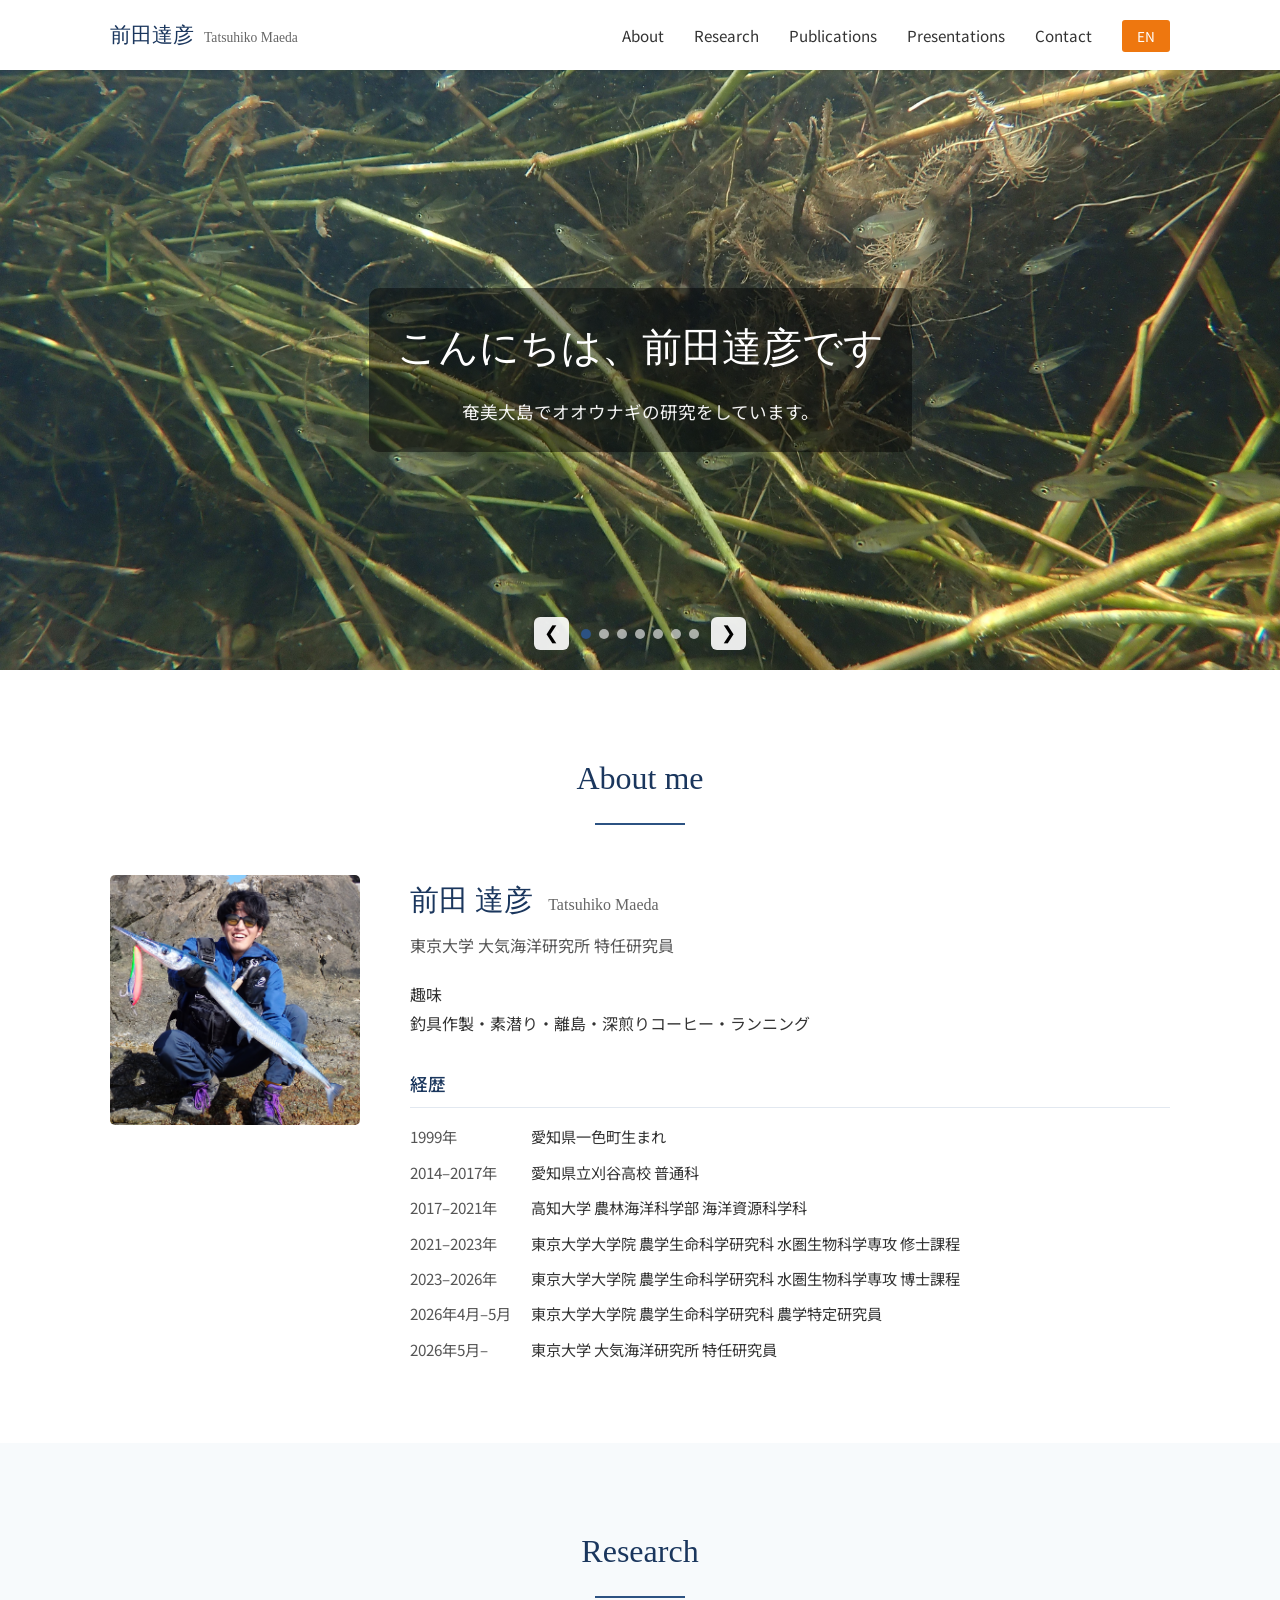
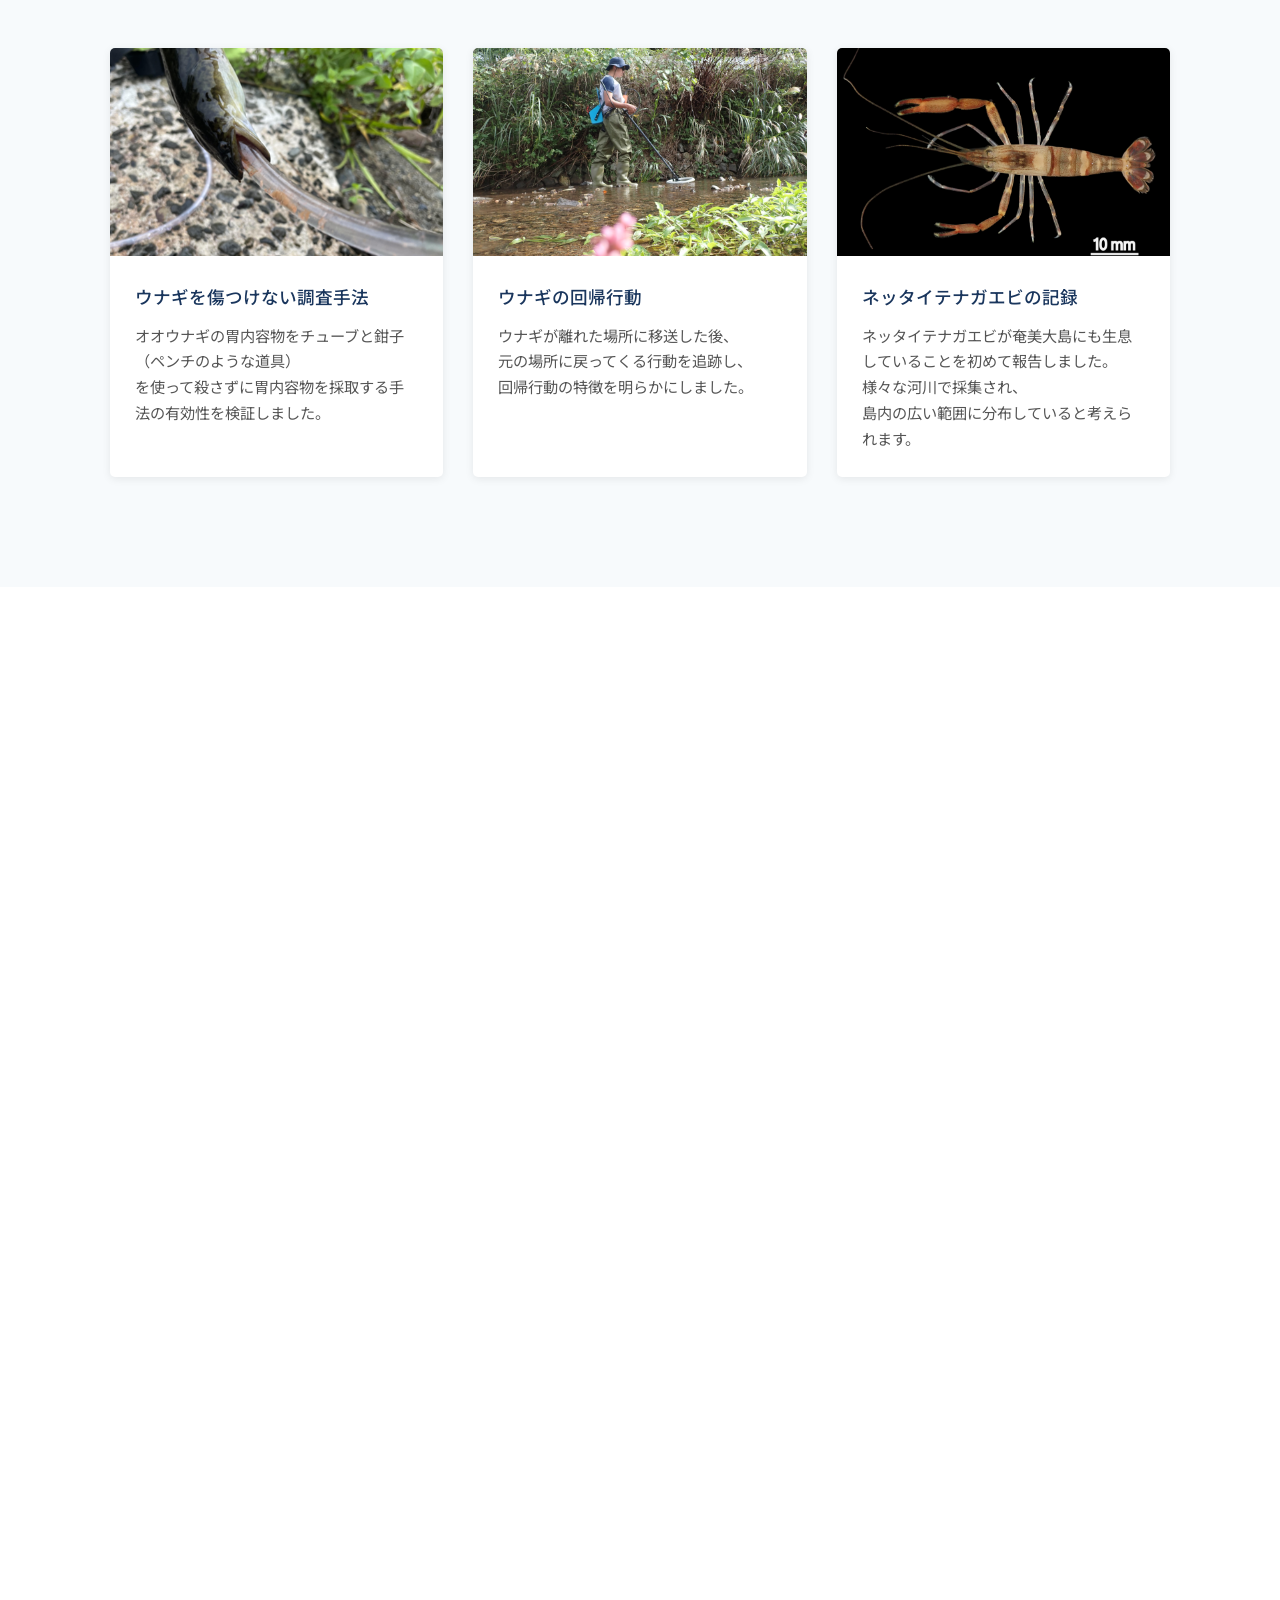
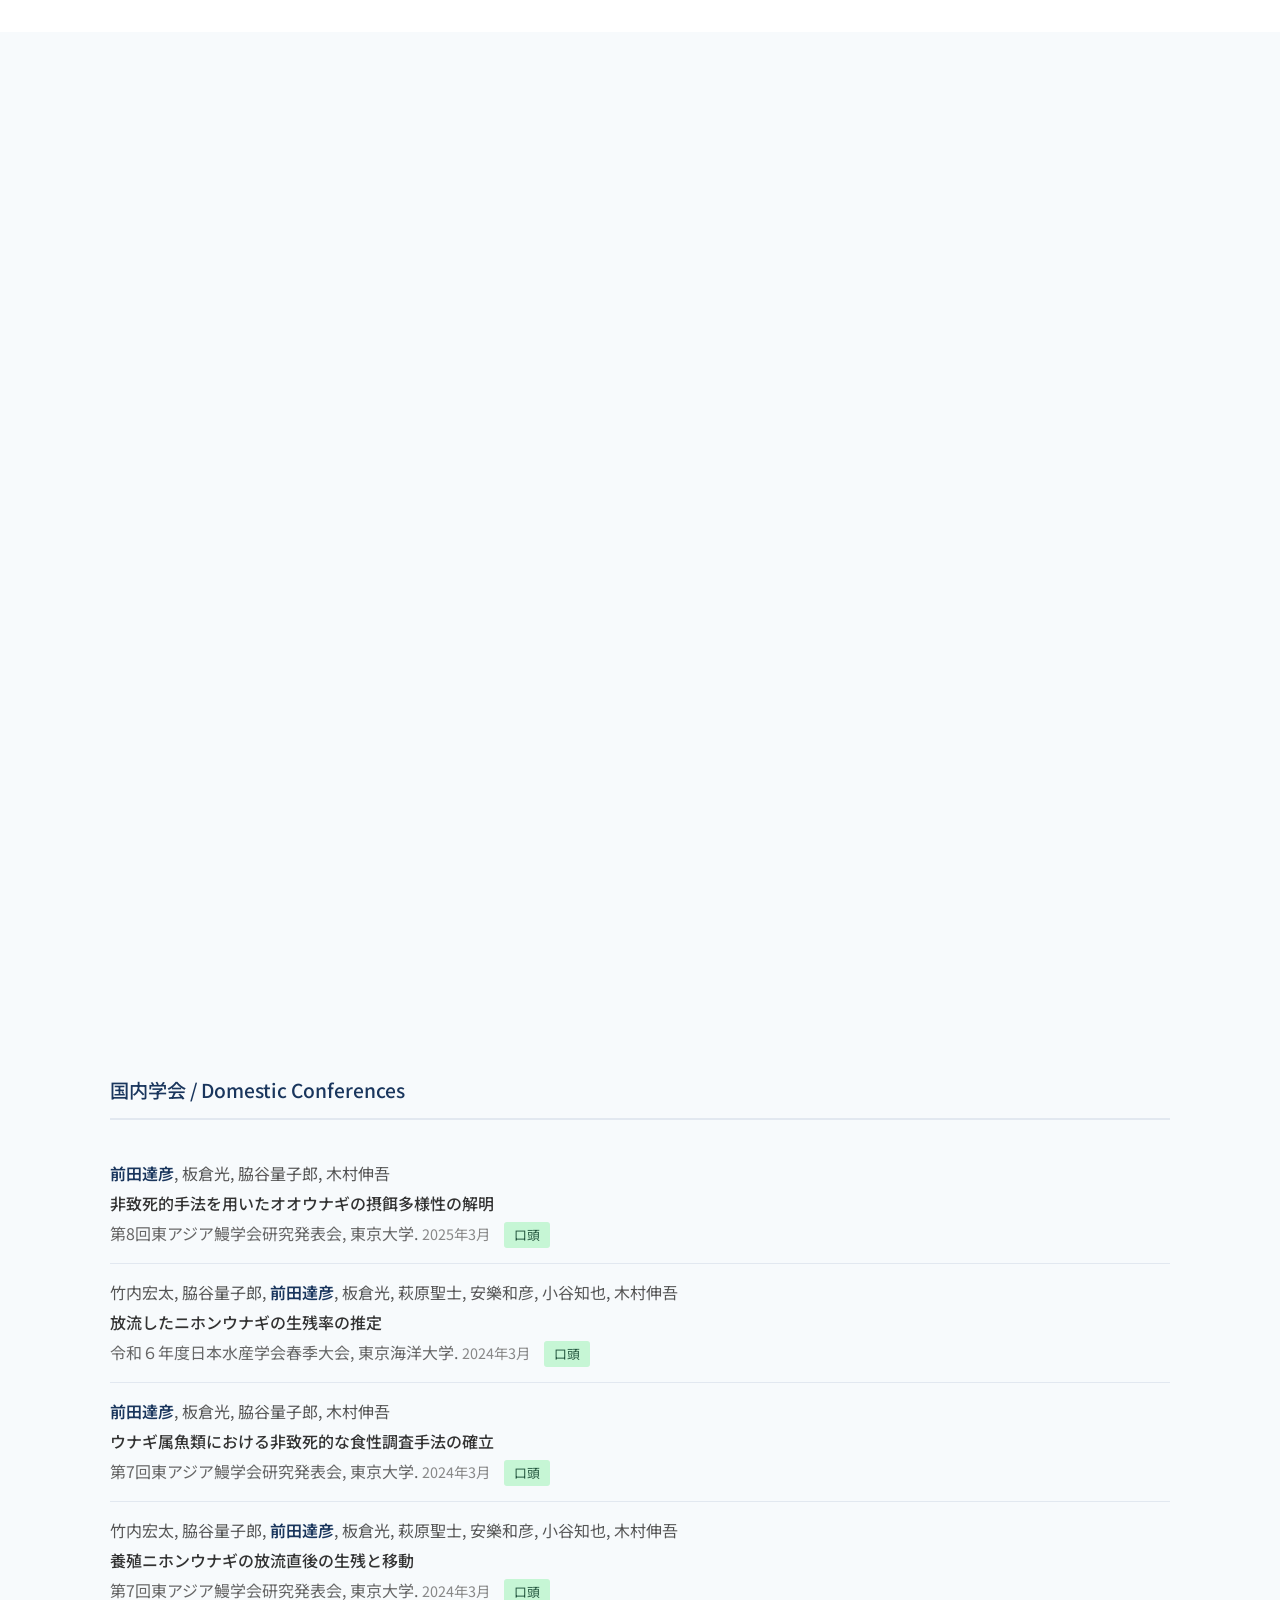
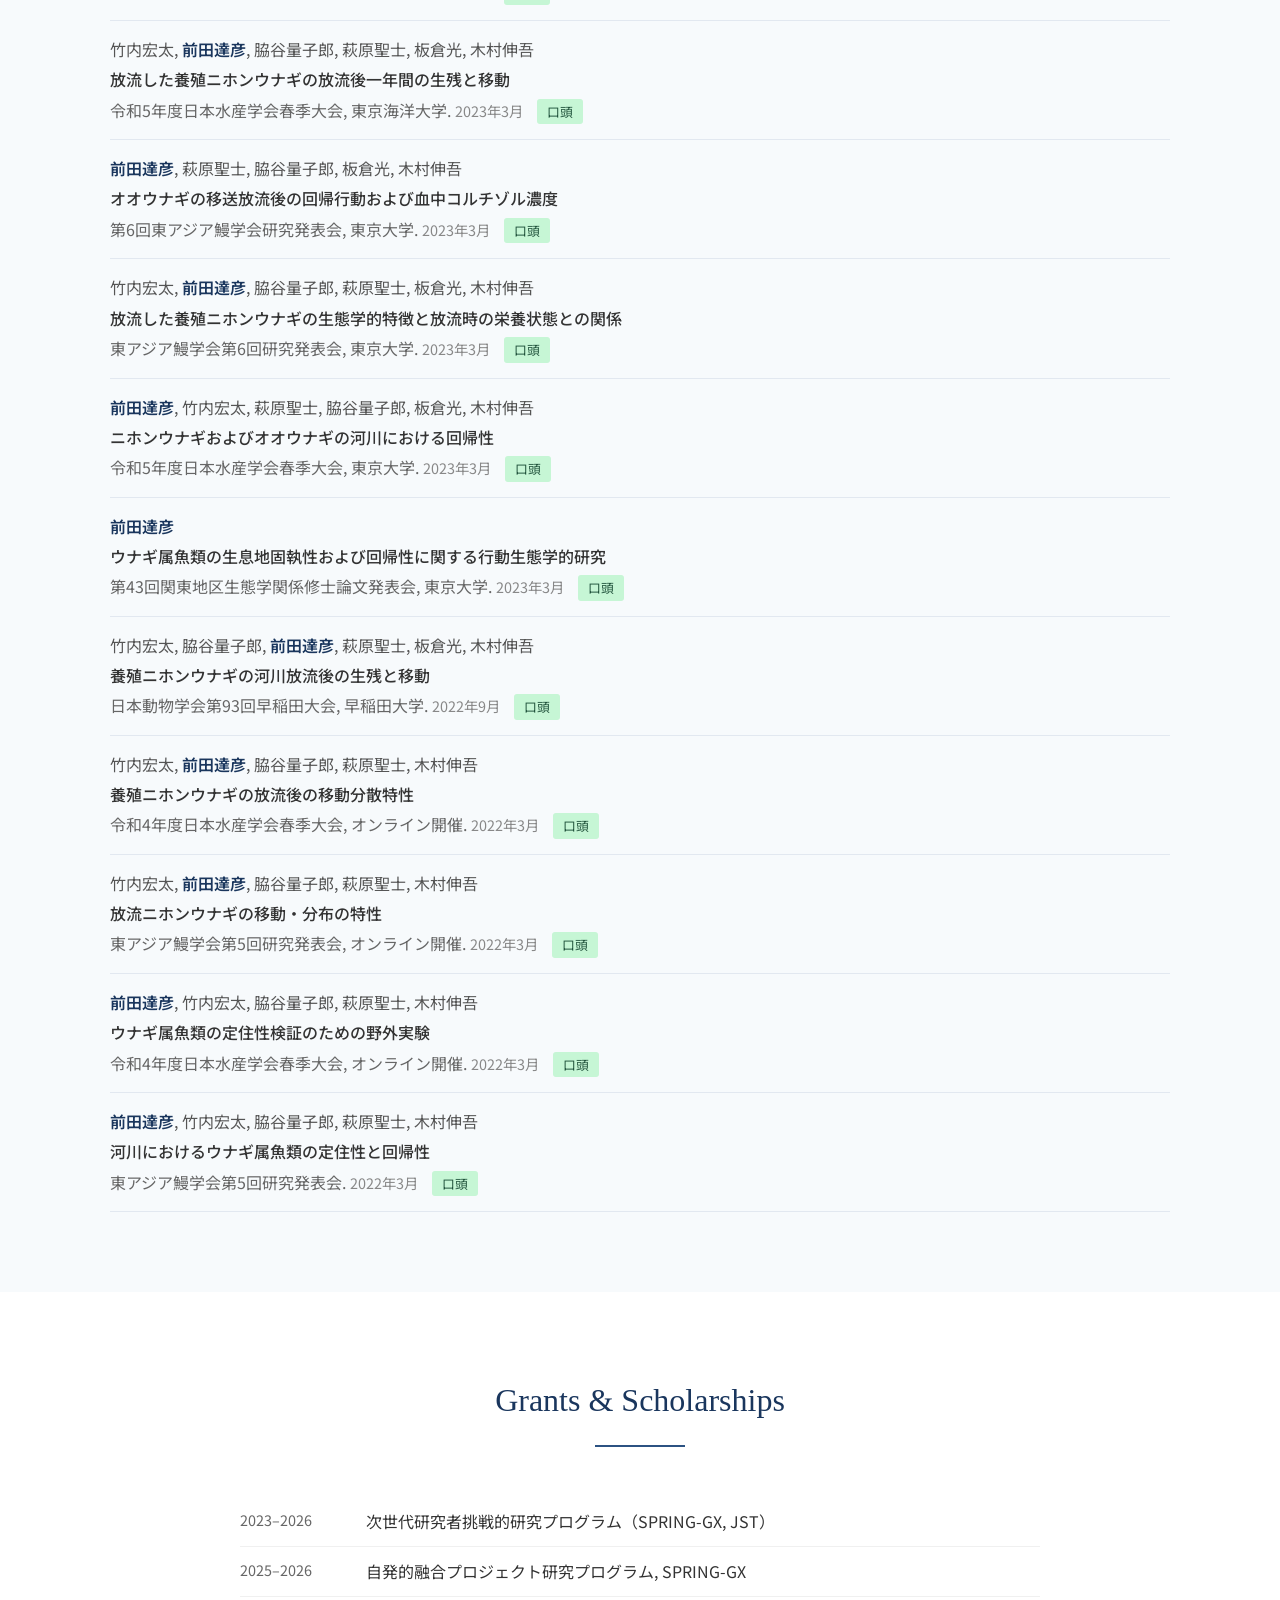
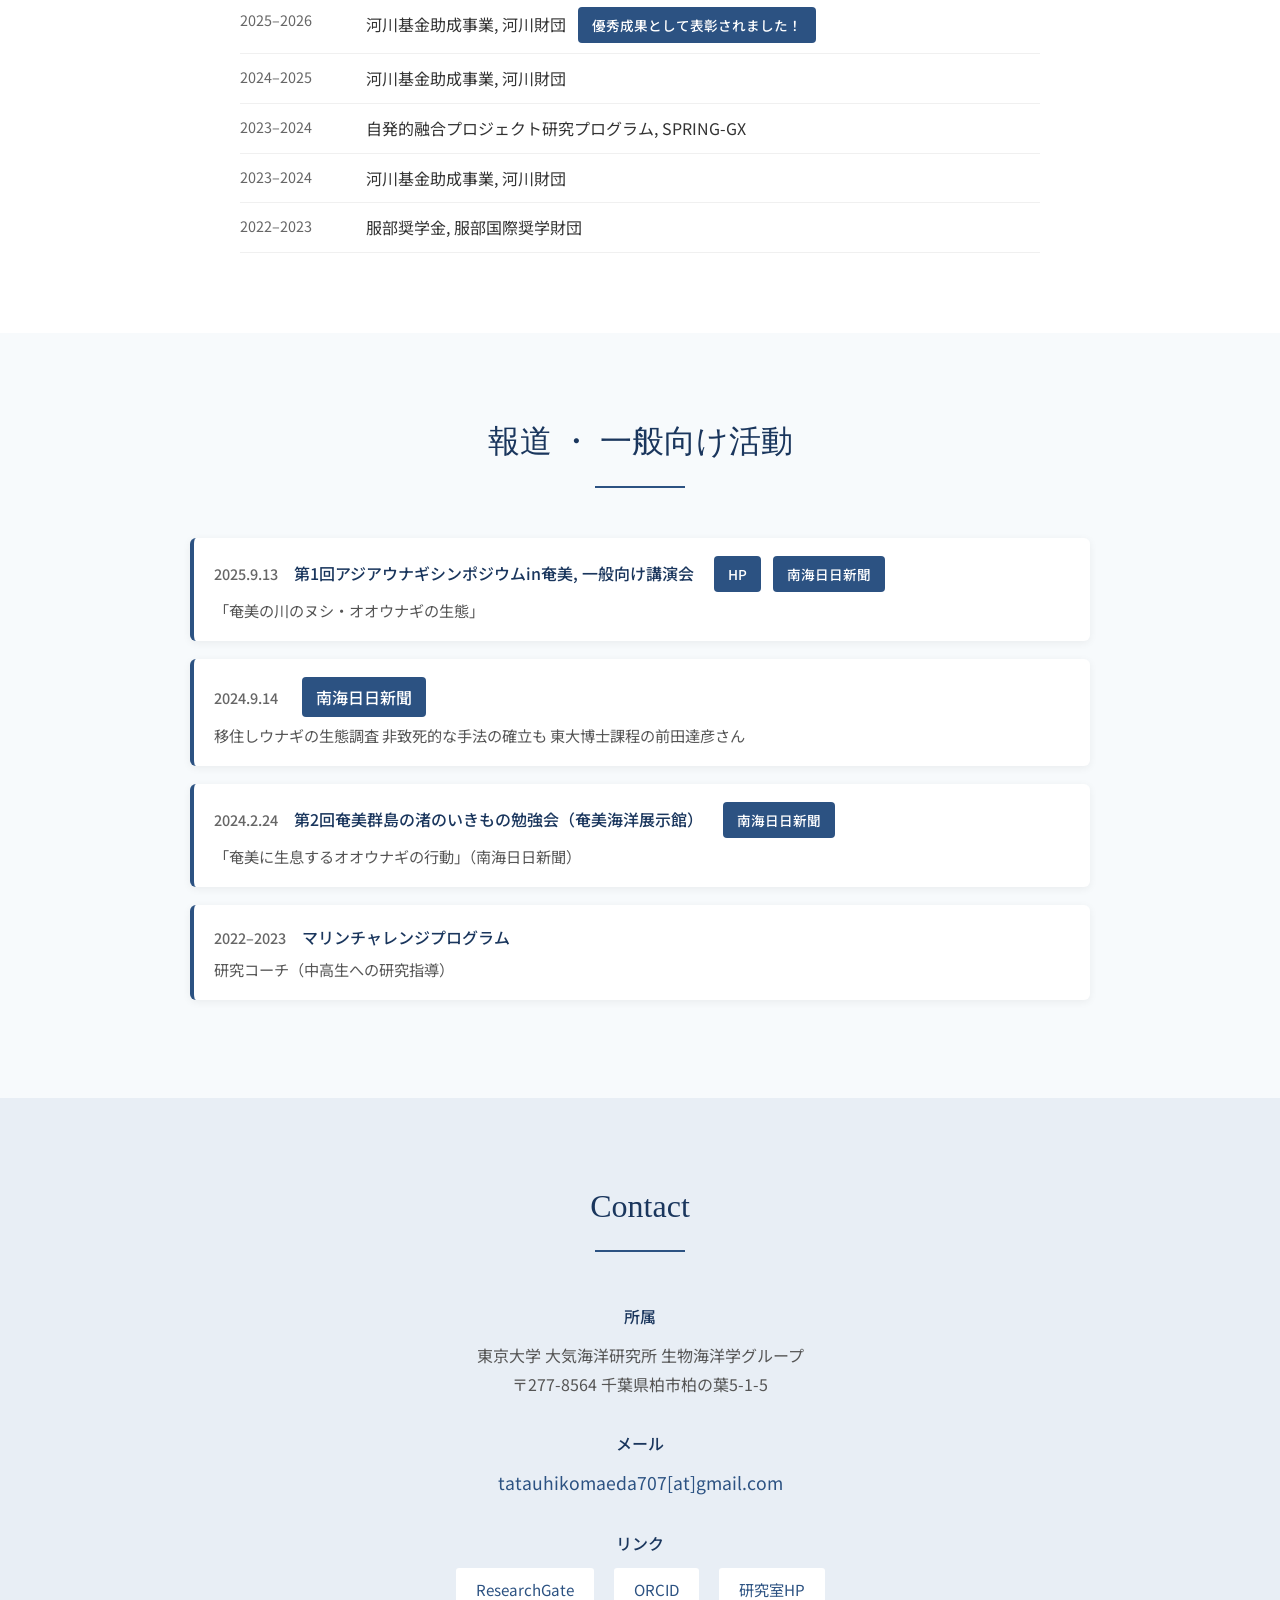
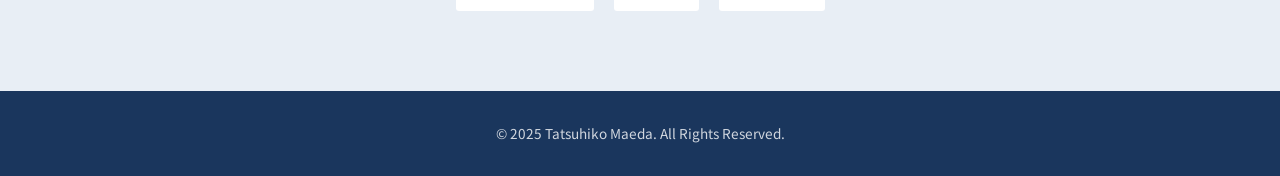
<file: index.html>
<!DOCTYPE html>
<html lang="ja">
<head>
  <meta charset="utf-8">
  <!-- レスポンシブ対応のための設定 -->
  <meta name="viewport" content="width=device-width, initial-scale=1.0">
  <!-- ページタイトル（ブラウザのタブに表示される） -->
  <title>前田達彦 / Tatsuhiko Maeda</title>
  <!-- ファビコン -->
  <link rel="icon" href="image/favicon_close.png" type="image/png">
  <link rel="apple-touch-icon" href="image/favicon_close.png">
  <!-- 外部CSSファイルの読み込み -->
  <link rel="stylesheet" href="style.css">
  <!-- Google Fontsの読み込み（日本語対応フォント） -->
  <link rel="preconnect" href="https://fonts.googleapis.com">
  <link rel="preconnect" href="https://fonts.gstatic.com" crossorigin>
  <link href="https://fonts.googleapis.com/css2?family=Noto+Sans+JP:wght@300;400;500;700&family=Hannari+Mincho&display=swap" rel="stylesheet">
  <meta property="og:site_name" content="前田達彦 / Tatsuhiko Maeda">
  <meta property="og:title" content="前田達彦 / Tatsuhiko Maeda">
  <meta property="og:description" content="奄美大島でオオウナギの研究をしています">
</head>

<!-- Google tag (gtag.js) -->
<script async src="https://www.googletagmanager.com/gtag/js?id=G-L35KZM9RCM"></script>
<script>
  window.dataLayer = window.dataLayer || [];
  function gtag(){dataLayer.push(arguments);}
  gtag('js', new Date());

  gtag('config', 'G-L35KZM9RCM');
</script>

<body>

  <!-- ============================================
       ヘッダー部分（ナビゲーションバー）
       ============================================ -->
  <header class="header">
    <div class="header-container">
      <!-- サイトロゴ/名前 -->
      <h1 class="site-title">
        <a href="index.html">前田達彦<span class="en-name">Tatsuhiko Maeda</span></a>
      </h1>
      
      <!-- ハンバーガーメニューボタン（スマホ用） -->
      <button class="menu-toggle" aria-label="メニューを開く">
        <span class="menu-icon"></span>
      </button>
      
      <!-- ナビゲーションメニュー -->
      <nav class="nav">
        <ul class="nav-list">
          <li><a href="#about">About</a></li>
          <li><a href="#research">Research</a></li>
          <li><a href="#publications">Publications</a></li>
          <li><a href="#presentations">Presentations</a></li>
          <li><a href="#contact">Contact</a></li>
          <!-- 言語切り替え -->
          <li class="lang-switch"><a href="en/index.html">EN</a></li>
        </ul>
      </nav>
    </div>
  </header>

  <!-- ============================================
       メインビジュアル（トップ画像エリア）
       ============================================ -->
  <section class="hero">
    <div class="hero-slides">
      <div class="slide active" style="background-image: url('image/kuroobitakasago.JPG')"></div>
      <div class="slide" style="background-image: url('image/lutjanus.JPG')"></div>
      <div class="slide" style="background-image: url('image/macrorachium.JPG')"></div>
      <div class="slide" style="background-image: url('image/kakureiwa.jpg')"></div>
      <div class="slide" style="background-image: url('image/eel.JPG')"></div>
      <div class="slide" style="background-image: url('image/drgonfly.JPG')"></div>
      <div class="slide" style="background-image: url('image/yt_up.JPG')"></div>
    </div>

    <div class="hero-content fade-in">
      <h2 class="hero-title">こんにちは、前田達彦です</h2>
      <p class="hero-subtitle">奄美大島でオオウナギの研究をしています。</p>
    </div>

    <div class="slide-controls">
      <button class="slide-prev" aria-label="前のスライド">&#10094;</button>
      <div class="slide-dots" aria-hidden="false"></div>
      <button class="slide-next" aria-label="次のスライド">&#10095;</button>
    </div>
  </section>

  <!-- ============================================
       メインコンテンツ
       ============================================ -->
  <main class="main">

    <!-- ========== About（自己紹介）セクション ========== -->
    <section id="about" class="section section-about">
      <div class="container">
        <h2 class="section-title fade-in">About me</h2>
        
        <div class="about-content fade-in">
          <!-- プロフィール写真エリア -->
          <div class="about-image">
             <img src="image/profile.png" alt="プロフィール写真">
          </div>
          
          <!-- プロフィールテキストエリア -->
          <div class="about-text">
            <h3 class="about-name">前田 達彦<span class="name-en">Tatsuhiko Maeda</span></h3>
            <p class="about-position">東京大学 大気海洋研究所 特任研究員
            </p>
            
            <p class="about-description">
              趣味<br>
              釣具作製・素潜り・離島・深煎りコーヒー・ランニング
            </p>
            
            <!-- 経歴リスト -->
            <h4 class="about-subtitle">経歴</h4>
            <dl class="career-list">
              <dt>1999年</dt>
              <dd>愛知県一色町生まれ</dd>
              <dt>2014–2017年</dt>
              <dd>愛知県立刈谷高校 普通科</dd>
              <dt>2017–2021年</dt>
              <dd>高知大学 農林海洋科学部 海洋資源科学科</dd>
              <dt>2021–2023年</dt>
              <dd>東京大学大学院 農学生命科学研究科 水圏生物科学専攻 修士課程</dd>
              <dt>2023–2026年</dt>
              <dd>東京大学大学院 農学生命科学研究科 水圏生物科学専攻 博士課程</dd>             
              <dt>2026年4月–5月</dt>
              <dd>東京大学大学院 農学生命科学研究科 農学特定研究員</dd>
              <dt>2026年5月–</dt>
              <dd>東京大学 大気海洋研究所 特任研究員</dd>
            </dl>
          </div>
        </div>
      </div>
    </section>

    <!-- ========== Research（研究内容）セクション ========== -->
    <section id="research" class="section section-research">
      <div class="container">
        <h2 class="section-title fade-in">Research</h2>
         

        <div class="research-grid">
          <!-- 研究テーマ1 -->
          <article class="research-card fade-in delay-1">
            <div class="research-image">
              <img src="image/tube.png" alt="研究テーマ1">
            </div>
            <div class="research-body">
              <h3 class="research-title"><a href="#pub-tube-method" style="color: inherit; text-decoration: none;">ウナギを傷つけない調査手法</a></h3>
              <p class="research-description">
                オオウナギの胃内容物をチューブと鉗子（ペンチのような道具）を使って殺さずに胃内容物を採取する手法の有効性を検証しました。
              </p>
            </div>
          </article>
          
          <!-- 研究テーマ2 -->
          <article class="research-card fade-in delay-2">
            <div class="research-image">
              <img src="image/rfid_survey.JPG" alt="研究テーマ2">
            </div>
            <div class="research-body">
              <h3 class="research-title"><a href="#pub-homing" style="color: inherit; text-decoration: none;">ウナギの回帰行動</a></h3>
              <p class="research-description">
                ウナギが離れた場所に移送した後、元の場所に戻ってくる行動を追跡し、回帰行動の特徴を明らかにしました。
              </p>
            </div>
          </article>
          
          <!-- 研究テーマ3 -->
          <article class="research-card fade-in delay-3">
            <div class="research-image">
              <img src="image/ネッタイテナガ_revise.png" alt="研究テーマ3">
            </div>
            <div class="research-body">
              <h3 class="research-title"><a href="#macrobrachium" style="color: inherit; text-decoration: none;">ネッタイテナガエビの記録</h3>
              <p class="research-description">
                ネッタイテナガエビが奄美大島にも生息していることを初めて報告しました。<br>
                様々な河川で採集され、島内の広い範囲に分布していると考えられます。
              </p>
            </div>
          </article>
        </div>
      </div>
    </section>

    <!-- ========== Publications（業績）セクション ========== -->
    <section id="publications" class="section section-publications">
      <div class="container">
        <h2 class="section-title fade-in">Publications</h2>
        
        <!-- 主著 -->
        <div class="publications-category fade-in">
          <h3 class="category-title">主著 / First-author Papers</h3>
          <ol class="publications-list" reversed>
            <li id="pub-tube-method" class="publication-item">
              <span class="pub-authors"><span class="author-me">Maeda, T.</span>, Itakura, H., Wakiya, R., & Kimura, S.</span>
              <span class="pub-year">(2025)</span>
              <span class="pub-title">Development of a non-lethal stomach content analysis method for freshwater eels: An empirical evaluation of the tube method for <i>Anguilla marmorata</i>.</span>
              <span class="pub-journal">Journal of Fish Biology, 107, 1995–2004.</span>
              <a href="https://doi.org/10.1111/jfb.70198" class="pub-link" target="_blank" rel="noopener">DOI</a>
              <br>
              <a href="https://www.aori.u-tokyo.ac.jp/research/news/2026/20260204.html" class="pub-link" target="_blank" rel="noopener">プレスリリース</a>
              <a href="https://youtu.be/oZfOUiVIDHQ" class="pub-link" target="_blank" rel="noopener">YouTube</a>
            </li>
            <li id="pub-homing" class="publication-item">
              <span class="pub-authors"><span class="author-me">Maeda, T.</span>, Hagihara, S., Wakiya, R., & Kimura, S.</span>
              <span class="pub-year">(2024)</span>
              <span class="pub-title">Can displaced <i>Anguilla marmorata</i> return to their original habitat? Daily tracking study of their homing behavior.</span>
              <span class="pub-journal">Journal of Fish Biology, 105(3), 998–1003.</span>
              <a href="https://doi.org/10.1111/jfb.15824" class="pub-link" target="_blank" rel="noopener">DOI</a>
            </li>
             <li id="macrobrachium" class="publication-item">
              <span class="pub-authors"><span class="author-me">前田達彦</span>, 打和宏介, 福家悠介.</span>
              <span class="pub-year">(2026)</span>
              <span class="pub-title">奄美大島におけるネッタイテナガエビの初記録.</span>
              <span class="pub-journal">Fauna Ryukyuana, 77: 55-57.</span>
              <a href="https://doi.org/10.24564/0002022069" class="pub-link" target="_blank" rel="noopener">DOI</a>
            </li>
          </ol>
        </div>
        
        <!-- 共著 -->
        <div class="publications-category fade-in">
          <h3 class="category-title">共著 / Co-authored Papers</h3>
          <ol class="publications-list" reversed>
            <li class="publication-item">
              <span class="pub-authors">Takeuchi, K., <span class="author-me">Maeda, T.</span>, Hagihara, S., Itakura, H., Kimura, S. & Wakiya, R.</span>
              <span class="pub-year">(2026)</span>
              <span class="pub-title">Rapid loss rates of farmed Japanese eels stocked into two different rivers.</span>
              <span class="pub-journal">Fisheries Research, 293, 107647.</span>
              <a href="https://doi.org/10.1016/j.fishres.2025.107647" class="pub-link" target="_blank" rel="noopener">DOI</a>
            </li>
            <li class="publication-item">
              <span class="pub-authors">Takeuchi, K., <span class="author-me">Maeda, T.</span>, Hagihara, S., Itakura, H., Kimura, S. & Wakiya, R.</span>
              <span class="pub-year">(2026)</span>
              <span class="pub-title">High-resolution post-release movement of stocked Japanese eels <i>Anguilla japonica</i> tracked by a mobile radio frequency identification system.</span>
              <span class="pub-journal">Fisheries Science, 92, 47–57.</span>
              <a href="https://doi.org/10.1007/s12562-025-01930-1" class="pub-link" target="_blank" rel="noopener">DOI</a>
            </li>
            <li class="publication-item">
              <span class="pub-authors">Hagihara, S., Wakiya, R., <span class="author-me">Maeda, T.</span>, & Kimura, S.</span>
              <span class="pub-year">(2022)</span>
              <span class="pub-title">Morphological and gonadal histological characteristics of silver-phase male <i>Anguilla marmorata</i>.</span>
              <span class="pub-journal">Journal of Fish Biology, 101(3), 749–752.</span>
              <a href="https://doi.org/10.1111/jfb.15139" class="pub-link" target="_blank" rel="noopener">DOI</a>
            </li>
          </ol>
        </div>
      </div>
    </section>

    <!-- ========== Presentations（発表）セクション ========== -->
    <section id="presentations" class="section section-presentations">
      <div class="container">
        <h2 class="section-title fade-in">Presentations</h2>
        
        <!-- 国際学会 -->
        <div class="presentations-category fade-in">
          <h3 class="category-title">国際学会 / International Conferences</h3>
          <ul class="presentations-list">
            <li class="presentation-item">
              <span class="pres-authors"><span class="author-me">Maeda T.</span>, Wakiya R., Itakura H., Kimura S.</span>
              <span class="pres-title">Diet and feeding diversity of the giant mottled eel (<i>Anguilla marmorata</i>).</span>
              <span class="pres-venue">1st Asian International Eel Symposium, Amami, Japan.</span>
              <span class="pres-date">September 2025</span>
              <span class="pres-type oral">Oral</span>
            </li>
            <li class="presentation-item">
              <span class="pres-authors">Otaki S., Hara T., <span class="author-me">Maeda T.</span>, Hagihara S.</span>
              <span class="pres-title">Size at sex differentiation in the giant mottled eel <i>Anguilla marmorata</i> on Amami-Oshima Island: implication for a latitudinal cline.</span>
              <span class="pres-venue">1st Asian International Eel Symposium, Amami, Japan.</span>
              <span class="pres-date">September 2025</span>
              <span class="pres-type poster">Poster</span>
            </li>
            <li class="presentation-item">
              <span class="pres-authors"><span class="author-me">Maeda T.</span>, Wakiya R., Itakura H., Kimura S.</span>
              <span class="pres-title">Development of non-lethal method for feeding study of the giant mottled eel (<i>Anguilla marmorata</i>).</span>
              <span class="pres-venue">12th International Fisheries Symposium 2024, Hakodate, Japan.</span>
              <span class="pres-date">November 2024</span>
              <span class="pres-type poster">Poster</span>
            </li>
            <li class="presentation-item">
              <span class="pres-authors"><span class="author-me">Maeda T.</span>, Wakiya R., Itakura H., Kimura S.</span>
              <span class="pres-title">A non-lethal method for feeding research of giant mottled eels (<i>Anguilla marmorata</i>).</span>
              <span class="pres-venue">2nd UK International Eel Science Symposium, Liverpool, UK.</span>
              <span class="pres-date">July 2024</span>
              <span class="pres-type poster">Poster</span>
            </li>
            <li class="presentation-item">
              <span class="pres-authors">Takeuchi K., Wakiya R., <span class="author-me">Maeda T.</span>, Hagihara S., Itakura H., Anraku K., Kotani T., Kimura S.</span>
              <span class="pres-title">Rapid Loss Rates of Farmed Japanese Eels Stocked into Two Different Rivers.</span>
              <span class="pres-venue">2nd UK International Eel Science Symposium, Liverpool, UK.</span>
              <span class="pres-date">July 2024</span>
              <span class="pres-type oral">Oral</span>
            </li>
            <li class="presentation-item">
              <span class="pres-authors">Takeuchi K., Wakiya R., <span class="author-me">Maeda T.</span>, Itakura H., Hagihara S., Anraku K., Kotani T., Kimura S.</span>
              <span class="pres-title">Short-Term Apparent Survival Rate of Farmed-And-Stocked Japanese Eels.</span>
              <span class="pres-venue">9th World Fisheries Congress, Seattle, USA.</span>
              <span class="pres-date">March 2024</span>
              <span class="pres-type poster">Poster</span>
            </li>
          </ul>
        </div>
        
        <!-- 国内学会 -->
        <div class="presentations-category fade-in">
          <h3 class="category-title">国内学会 / Domestic Conferences</h3>
          <ul class="presentations-list">
            <li class="presentation-item">
              <span class="pres-authors"><span class="author-me">前田達彦</span>, 板倉光, 脇谷量子郎, 木村伸吾</span>
              <span class="pres-title">非致死的手法を用いたオオウナギの摂餌多様性の解明</span>
              <span class="pres-venue">第8回東アジア鰻学会研究発表会, 東京大学.</span>
              <span class="pres-date">2025年3月</span>
              <span class="pres-type oral">口頭</span>
            </li>
            <li class="presentation-item">
              <span class="pres-authors">竹内宏太, 脇谷量子郎, <span class="author-me">前田達彦</span>, 板倉光, 萩原聖士, 安樂和彦, 小谷知也, 木村伸吾</span>
              <span class="pres-title">放流したニホンウナギの生残率の推定</span>
              <span class="pres-venue">令和６年度日本水産学会春季大会, 東京海洋大学.</span>
              <span class="pres-date">2024年3月</span>
              <span class="pres-type oral">口頭</span>
            </li>
            <li class="presentation-item">
              <span class="pres-authors"><span class="author-me">前田達彦</span>, 板倉光, 脇谷量子郎, 木村伸吾</span>
              <span class="pres-title">ウナギ属魚類における非致死的な食性調査手法の確立</span>
              <span class="pres-venue">第7回東アジア鰻学会研究発表会, 東京大学.</span>
              <span class="pres-date">2024年3月</span>
              <span class="pres-type oral">口頭</span>
            </li>
            <li class="presentation-item">
              <span class="pres-authors">竹内宏太, 脇谷量子郎, <span class="author-me">前田達彦</span>, 板倉光, 萩原聖士, 安樂和彦, 小谷知也, 木村伸吾</span>
              <span class="pres-title">養殖ニホンウナギの放流直後の生残と移動</span>
              <span class="pres-venue">第7回東アジア鰻学会研究発表会, 東京大学.</span>
              <span class="pres-date">2024年3月</span>
              <span class="pres-type oral">口頭</span>
            </li>
            <li class="presentation-item">
              <span class="pres-authors">竹内宏太, <span class="author-me">前田達彦</span>, 脇谷量子郎, 萩原聖士, 板倉光, 木村伸吾</span>
              <span class="pres-title">放流した養殖ニホンウナギの放流後一年間の生残と移動</span>
              <span class="pres-venue">令和5年度日本水産学会春季大会, 東京海洋大学.</span>
              <span class="pres-date">2023年3月</span>
              <span class="pres-type oral">口頭</span>
            </li>
            <li class="presentation-item">
              <span class="pres-authors"><span class="author-me">前田達彦</span>, 萩原聖士, 脇谷量子郎, 板倉光, 木村伸吾</span>
              <span class="pres-title">オオウナギの移送放流後の回帰行動および血中コルチゾル濃度</span>
              <span class="pres-venue">第6回東アジア鰻学会研究発表会, 東京大学.</span>
              <span class="pres-date">2023年3月</span>
              <span class="pres-type oral">口頭</span>
            </li>
            <li class="presentation-item">
              <span class="pres-authors">竹内宏太, <span class="author-me">前田達彦</span>, 脇谷量子郎, 萩原聖士, 板倉光, 木村伸吾</span>
              <span class="pres-title">放流した養殖ニホンウナギの生態学的特徴と放流時の栄養状態との関係</span>
              <span class="pres-venue">東アジア鰻学会第6回研究発表会, 東京大学.</span>
              <span class="pres-date">2023年3月</span>
              <span class="pres-type oral">口頭</span>
            </li>
            <li class="presentation-item">
              <span class="pres-authors"><span class="author-me">前田達彦</span>, 竹内宏太, 萩原聖士, 脇谷量子郎, 板倉光, 木村伸吾</span>
              <span class="pres-title">ニホンウナギおよびオオウナギの河川における回帰性</span>
              <span class="pres-venue">令和5年度日本水産学会春季大会, 東京大学.</span>
              <span class="pres-date">2023年3月</span>
              <span class="pres-type oral">口頭</span>
            </li>
            <li class="presentation-item">
              <span class="pres-authors"><span class="author-me">前田達彦</span></span>
              <span class="pres-title">ウナギ属魚類の生息地固執性および回帰性に関する行動生態学的研究</span>
              <span class="pres-venue">第43回関東地区生態学関係修士論文発表会, 東京大学.</span>
              <span class="pres-date">2023年3月</span>
              <span class="pres-type oral">口頭</span>
            </li>
            <li class="presentation-item">
              <span class="pres-authors">竹内宏太, 脇谷量子郎, <span class="author-me">前田達彦</span>, 萩原聖士, 板倉光, 木村伸吾</span>
              <span class="pres-title">養殖ニホンウナギの河川放流後の生残と移動</span>
              <span class="pres-venue">日本動物学会第93回早稲田大会, 早稲田大学.</span>
              <span class="pres-date">2022年9月</span>
              <span class="pres-type oral">口頭</span>
            </li>
            <li class="presentation-item">
              <span class="pres-authors">竹内宏太, <span class="author-me">前田達彦</span>, 脇谷量子郎, 萩原聖士, 木村伸吾</span>
              <span class="pres-title">養殖ニホンウナギの放流後の移動分散特性</span>
              <span class="pres-venue">令和4年度日本水産学会春季大会, オンライン開催.</span>
              <span class="pres-date">2022年3月</span>
              <span class="pres-type oral">口頭</span>
            </li>
            <li class="presentation-item">
              <span class="pres-authors">竹内宏太, <span class="author-me">前田達彦</span>, 脇谷量子郎, 萩原聖士, 木村伸吾</span>
              <span class="pres-title">放流ニホンウナギの移動・分布の特性</span>
              <span class="pres-venue">東アジア鰻学会第5回研究発表会, オンライン開催.</span>
              <span class="pres-date">2022年3月</span>
              <span class="pres-type oral">口頭</span>
            </li>
            <li class="presentation-item">
              <span class="pres-authors"><span class="author-me">前田達彦</span>, 竹内宏太, 脇谷量子郎, 萩原聖士, 木村伸吾</span>
              <span class="pres-title">ウナギ属魚類の定住性検証のための野外実験</span>
              <span class="pres-venue">令和4年度日本水産学会春季大会, オンライン開催.</span>
              <span class="pres-date">2022年3月</span>
              <span class="pres-type oral">口頭</span>
            </li>
            <li class="presentation-item">
              <span class="pres-authors"><span class="author-me">前田達彦</span>, 竹内宏太, 脇谷量子郎, 萩原聖士, 木村伸吾</span>
              <span class="pres-title">河川におけるウナギ属魚類の定住性と回帰性</span>
              <span class="pres-venue">東アジア鰻学会第5回研究発表会.</span>
              <span class="pres-date">2022年3月</span>
              <span class="pres-type oral">口頭</span>
            </li>
          </ul>
        </div>
      </div>
    </section>

        <!-- ========== Grants（研究助成・奨学金）セクション ========== -->
    <section id="grants" class="section section-grants">
      <div class="container">
        <h2 class="section-title fade-in">Grants &amp; Scholarships</h2>

        <dl class="grants-list">
          <div class="grant-item fade-in delay-1">
            <dt class="grant-date">2023–2026</dt>
            <dd class="grant-content">次世代研究者挑戦的研究プログラム（SPRING-GX, JST）</dd>
          </div>
          <div class="grant-item fade-in delay-2">
            <dt class="grant-date">2025–2026</dt>
            <dd class="grant-content">自発的融合プロジェクト研究プログラム, SPRING-GX</dd>
          </div>
          <div class="grant-item fade-in delay-3">
            <dt class="grant-date">2025–2026</dt>
            <dd class="grant-content">河川基金助成事業, 河川財団 <a href="https://www.kasen.or.jp/outstanding_results/%e7%a0%94%e7%a9%b6%e8%80%85%e3%83%bb%e7%a0%94%e7%a9%b6%e6%a9%9f%e9%96%a2%e9%83%a8%e9%96%80-7" class="pub-link" target="_blank" rel="noopener">優秀成果として表彰されました！</a></dd>
          </div>
          <div class="grant-item fade-in delay-4">
            <dt class="grant-date">2024–2025</dt>
            <dd class="grant-content">河川基金助成事業, 河川財団</dd>
          </div>
          <div class="grant-item fade-in delay-1">
            <dt class="grant-date">2023–2024</dt>
            <dd class="grant-content">自発的融合プロジェクト研究プログラム, SPRING-GX</dd>
          </div>
          <div class="grant-item fade-in delay-2">
            <dt class="grant-date">2023–2024</dt>
            <dd class="grant-content">河川基金助成事業, 河川財団</dd>
          </div>
          <div class="grant-item fade-in delay-3">
            <dt class="grant-date">2022–2023</dt>
            <dd class="grant-content">服部奨学金, 服部国際奨学財団</dd>
          </div>
        </dl>
      </div>
    </section>


    <!-- ========== Outreach / Media（報道・一般向け活動）セクション ========== -->
    <section id="outreach" class="section section-projects">
      <div class="container">
        <h2 class="section-title fade-in">報道 ・ 一般向け活動</h2>

        <ul class="projects-list fade-in">
          <li class="project-item">
            <span class="project-date">2025.9.13</span>
            <span class="project-title">第1回アジアウナギシンポジウムin奄美, 一般向け講演会</span>
            <a href="https://www.eelsympo2025.com/schedule/%E4%B8%80%E8%88%AC%E5%90%91%E3%81%91%E8%AC%9B%E6%BC%94%E4%BC%9A-public-talk" class="pub-link project-btn" target="_blank" rel="noopener">HP</a>
            <a href="https://www.nankainn.com/news/p-economy/%E5%9B%BD%E9%9A%9B%E3%82%A6%E3%83%8A%E3%82%AE%E3%82%B7%E3%83%B3%E3%83%9D%E5%88%9D%E9%96%8B%E5%82%AC%E3%80%80%E4%B8%96%E7%95%8C%EF%BC%91%EF%BC%92%E3%82%AB%E5%9B%BD%E3%81%AE%E7%A0%94%E7%A9%B6%E8%80%85" class="pub-link project-btn" target="_blank" rel="noopener">南海日日新聞</a>
            <span class="project-description">「奄美の川のヌシ・オオウナギの生態」</span>
          </li>
          <li class="project-item">
            <span class="project-date">2024.9.14</span>
            <a href="https://www.nankainn.com/news/%E7%89%B9%E9%9B%86/%E7%A7%BB%E4%BD%8F%E3%81%97%E3%82%A6%E3%83%8A%E3%82%AE%E3%81%AE%E7%94%9F%E6%85%8B%E8%AA%BF%E6%9F%BB%E3%80%80%E9%9D%9E%E8%87%B4%E6%AD%BB%E7%9A%84%E3%81%AA%E6%89%8B%E6%B3%95%E3%81%AE%E7%A2%BA%E7%AB%8B" class="pub-link project-title" target="_blank" rel="noopener">南海日日新聞</a>
            <span class="project-description">移住しウナギの生態調査 非致死的な手法の確立も 東大博士課程の前田達彦さん</span>
          </li>
          <li class="project-item">
            <span class="project-date">2024.2.24</span>

           <span class="project-title">第2回奄美群島の渚のいきもの勉強会（奄美海洋展示館）</span>
            <a href="https://www.nankainn.com/news/a-and-p/%E8%8B%A5%E6%89%8B%E7%A0%94%E7%A9%B6%E8%80%85%EF%BC%94%E4%BA%BA%E3%81%8C%E7%99%BA%E8%A1%A8%E3%80%80%E5%A5%84%E7%BE%8E%E5%B8%82%E3%81%A7%E6%B8%9A%E3%81%AE%E3%81%84%E3%81%8D%E3%82%82%E3%81%AE%E5%8B%89" class="pub-link project-btn" target="_blank" rel="noopener">南海日日新聞</a>
            <span class="project-description">「奄美に生息するオオウナギの行動」（南海日日新聞）</span>
          </li>
          <li class="project-item">
            <span class="project-date">2022–2023</span>
            <span class="project-title">マリンチャレンジプログラム</span>
            <span class="project-description">研究コーチ（中高生への研究指導）</span>
          </li>
        </ul>
      </div>
    </section>



    <!-- ========== Contact（連絡先）セクション ========== -->
    <section id="contact" class="section section-contact">
      <div class="container">
        <h2 class="section-title fade-in">Contact</h2>
        
        <div class="contact-content fade-in">
          <div class="contact-info">
            <h3 class="contact-subtitle">所属</h3>
            <p class="contact-affiliation">
              東京大学 大気海洋研究所 生物海洋学グループ<br>
              〒277-8564 千葉県柏市柏の葉5-1-5
            </p>
            
            <h3 class="contact-subtitle">メール</h3>
            <p class="contact-email">
              <!-- スパム対策：@を[at]に変えるなどの工夫も可能 -->
              tatauhikomaeda707[at]gmail.com
            </p>
            
            <h3 class="contact-subtitle">リンク</h3>
            <ul class="contact-links">
              <li><a href="https://www.researchgate.net/profile/Tatsuhiko-Maeda" target="_blank" rel="noopener">ResearchGate</a></li>
              <li><a href="https://orcid.org/0000-0002-6414-8157" target="_blank" rel="noopener">ORCID</a></li>
              <li><a href="https://mbe.aori.u-tokyo.ac.jp/" target="_blank" rel="noopener">研究室HP</a></li>
            </ul>
          </div>
        </div>
      </div>
    </section>

  </main>

  <!-- ============================================
       フッター
       ============================================ -->
  <footer class="footer">
    <div class="container">
      <p class="copyright">
        &copy; 2025 Tatsuhiko Maeda. All Rights Reserved.
      </p>
    </div>
  </footer>

  <!-- ============================================
       JavaScript（ハンバーガーメニュー＆スクロールアニメーション）
       ============================================ -->
  <script>
    // ハンバーガーメニューの開閉
    const menuToggle = document.querySelector('.menu-toggle');
    const nav = document.querySelector('.nav');
    
    menuToggle.addEventListener('click', () => {
      menuToggle.classList.toggle('active');
      nav.classList.toggle('active');
    });
    
    // メニューリンクをクリックしたらメニューを閉じる
    const navLinks = document.querySelectorAll('.nav-list a');
    navLinks.forEach(link => {
      link.addEventListener('click', () => {
        menuToggle.classList.remove('active');
        nav.classList.remove('active');
      });
    });

    // スクロールアニメーション（Intersection Observer API）
    const fadeElements = document.querySelectorAll('.fade-in');
    
    const observer = new IntersectionObserver((entries) => {
      entries.forEach(entry => {
        if (entry.isIntersecting) {
          entry.target.classList.add('visible');
        }
      });
    }, {
      threshold: 0.1,  // 要素が10%見えたら発火
      rootMargin: '0px 0px -50px 0px'  // 少し手前で発火
    });
    
    fadeElements.forEach(el => observer.observe(el));
  </script>

  <script>
    // Simple hero slideshow
    (function(){
      const slides = document.querySelectorAll('.slide');
      if (!slides || slides.length <= 1) return;

      const dotsContainer = document.querySelector('.slide-dots');
      const prevBtn = document.querySelector('.slide-prev');
      const nextBtn = document.querySelector('.slide-next');
      let index = 0;
      let interval = null;

      // create dots
      slides.forEach((s, i) => {
        const btn = document.createElement('button');
        btn.type = 'button';
        btn.className = i === 0 ? 'active' : '';
        btn.addEventListener('click', () => { showSlide(i); resetInterval(); });
        dotsContainer.appendChild(btn);
      });

      const dots = Array.from(dotsContainer.children);

      function showSlide(i){
        slides.forEach(s => s.classList.remove('active'));
        dots.forEach(d => d.classList.remove('active'));
        slides[i].classList.add('active');
        dots[i].classList.add('active');
        index = i;
      }

      function next(){ showSlide((index+1) % slides.length); }
      function prev(){ showSlide((index-1 + slides.length) % slides.length); }

      if(nextBtn) nextBtn.addEventListener('click', () => { next(); resetInterval(); });
      if(prevBtn) prevBtn.addEventListener('click', () => { prev(); resetInterval(); });

      function resetInterval(){
        clearInterval(interval);
        interval = setInterval(next, 5000);
      }

      interval = setInterval(next, 5000);
    })();
  </script>

</body>
</html>
</file>
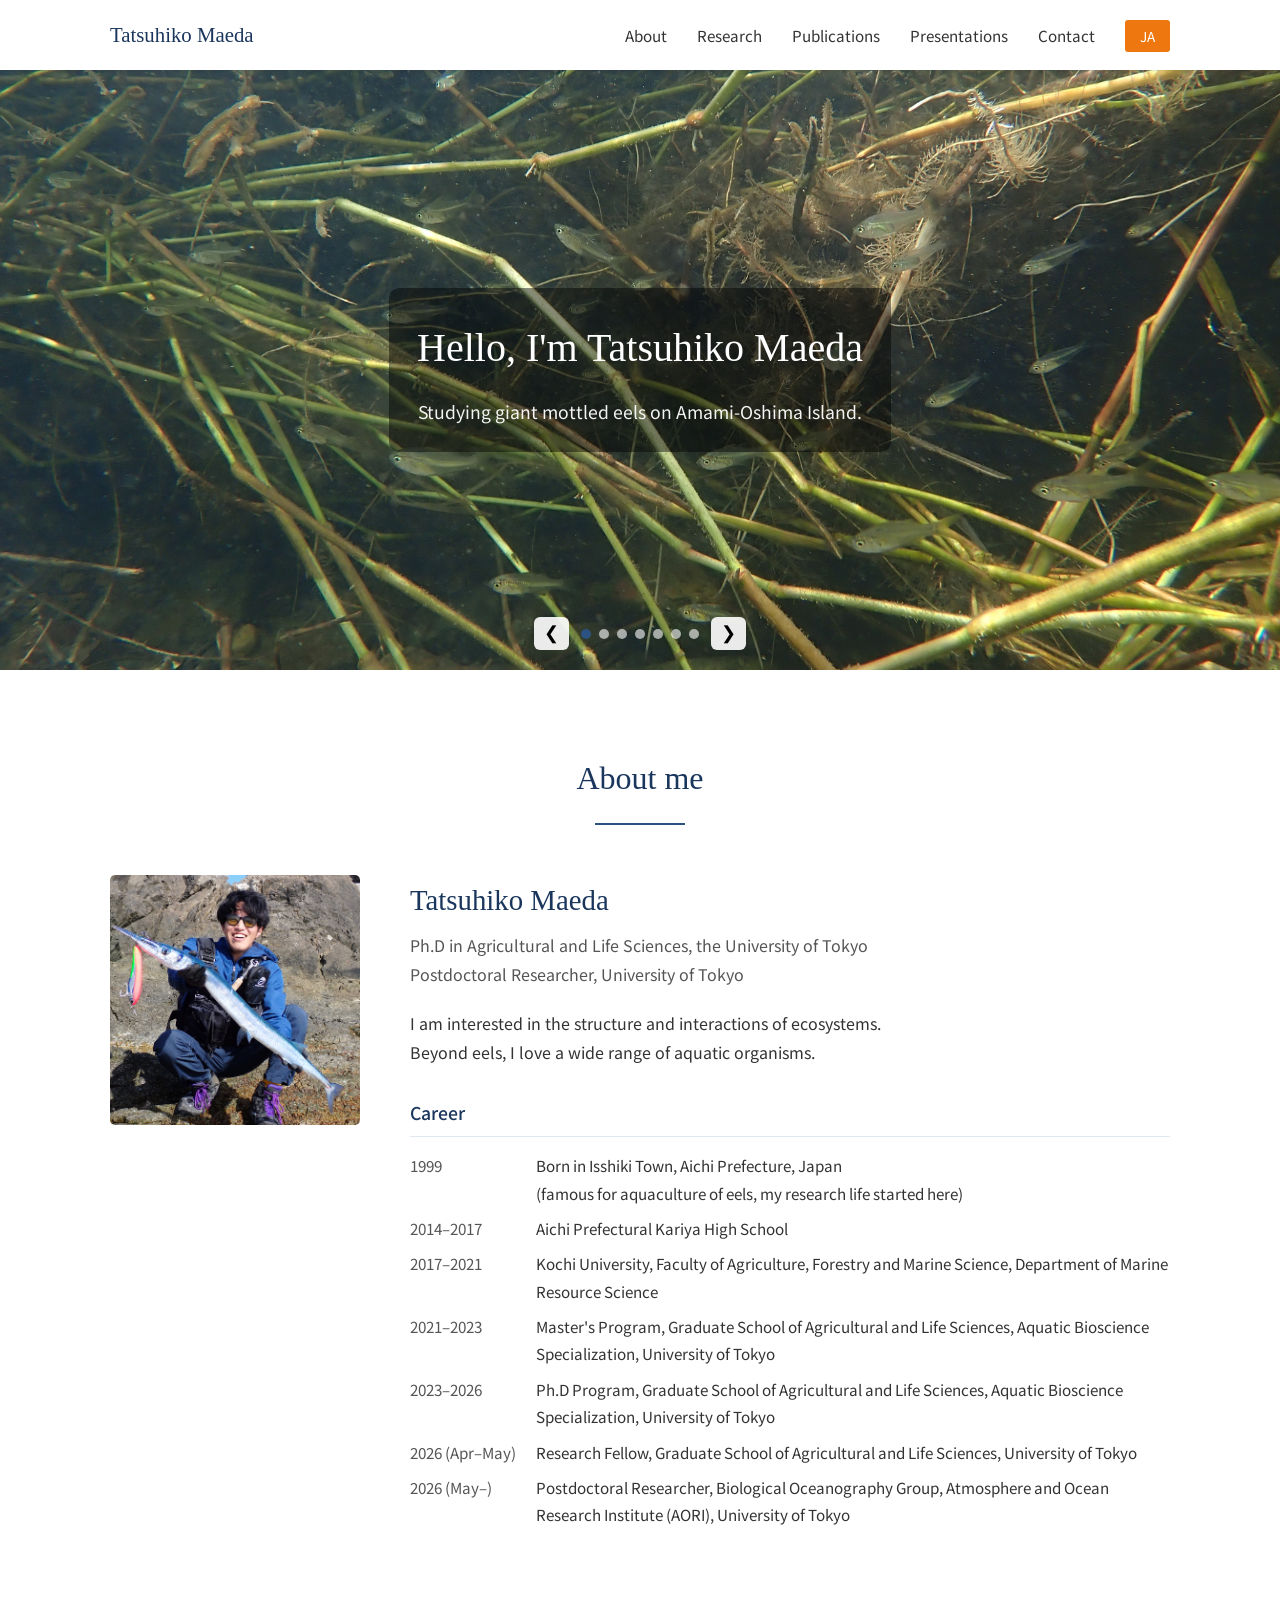
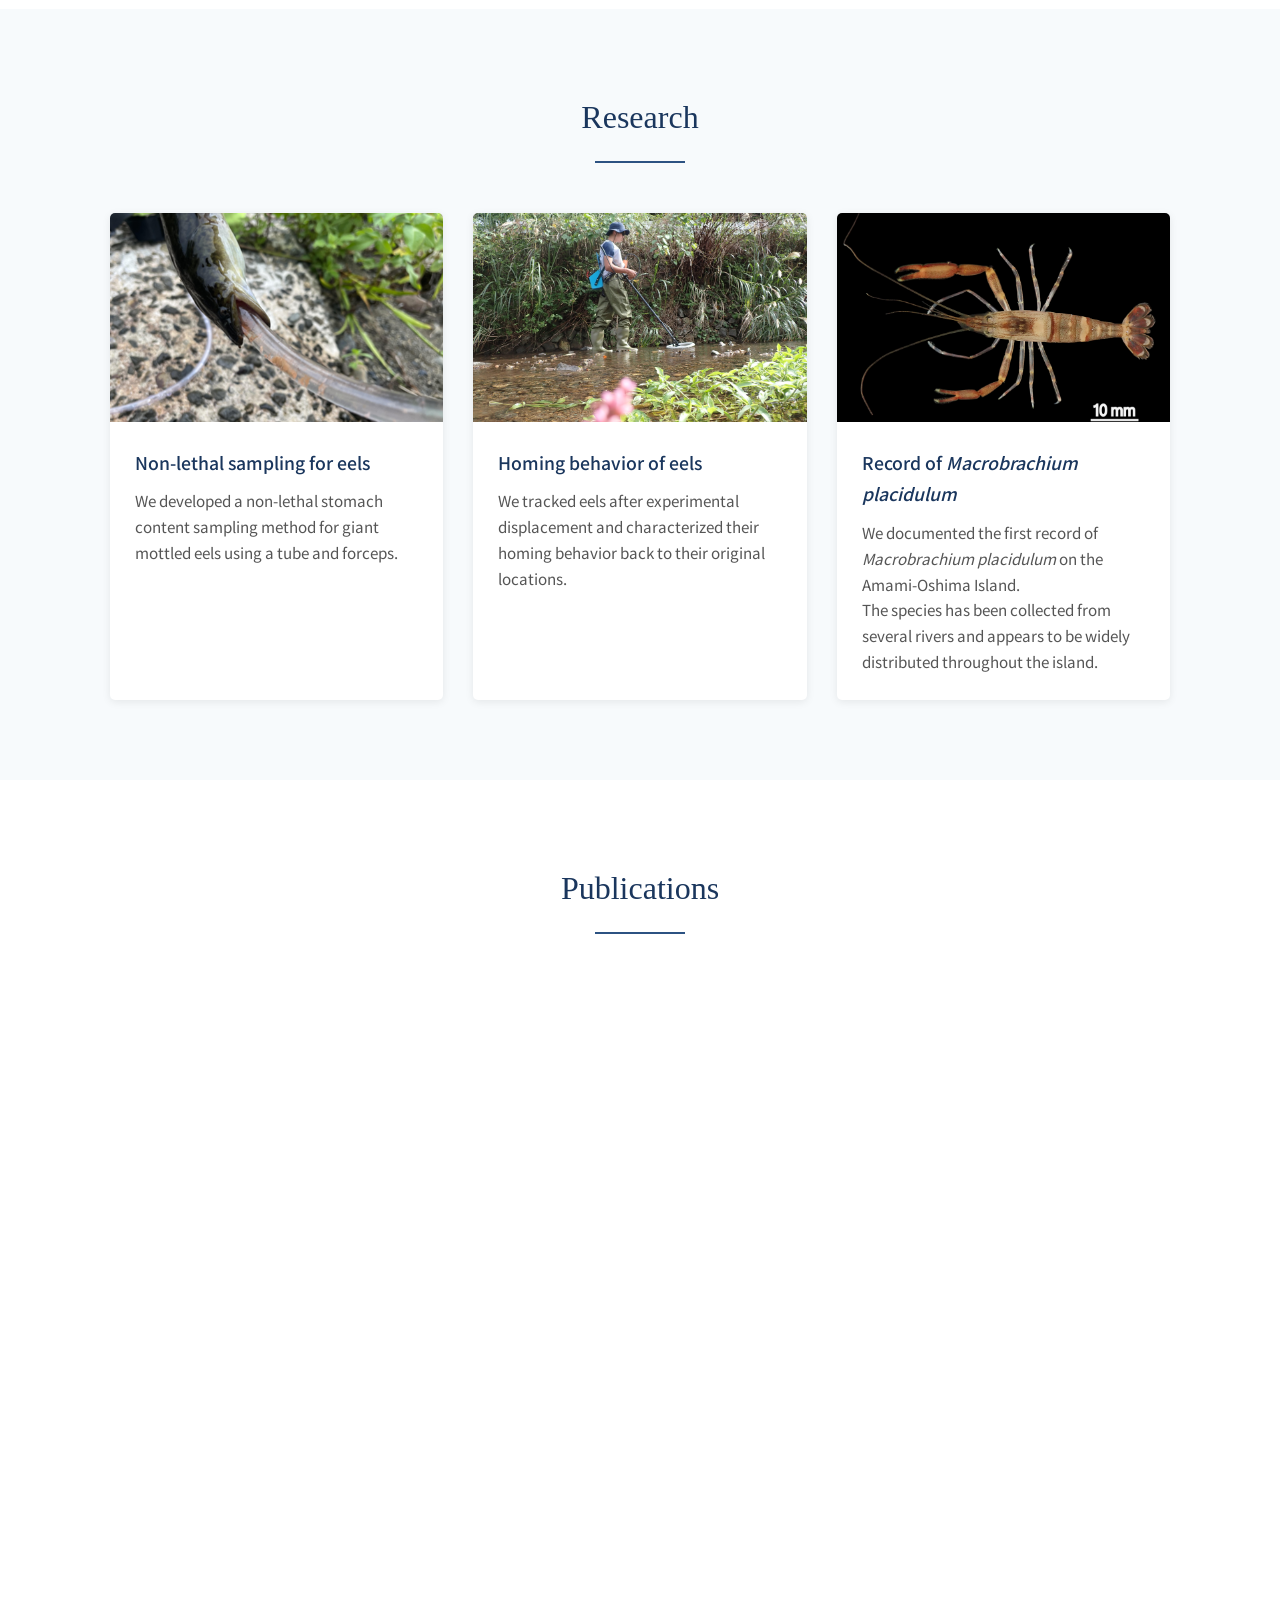
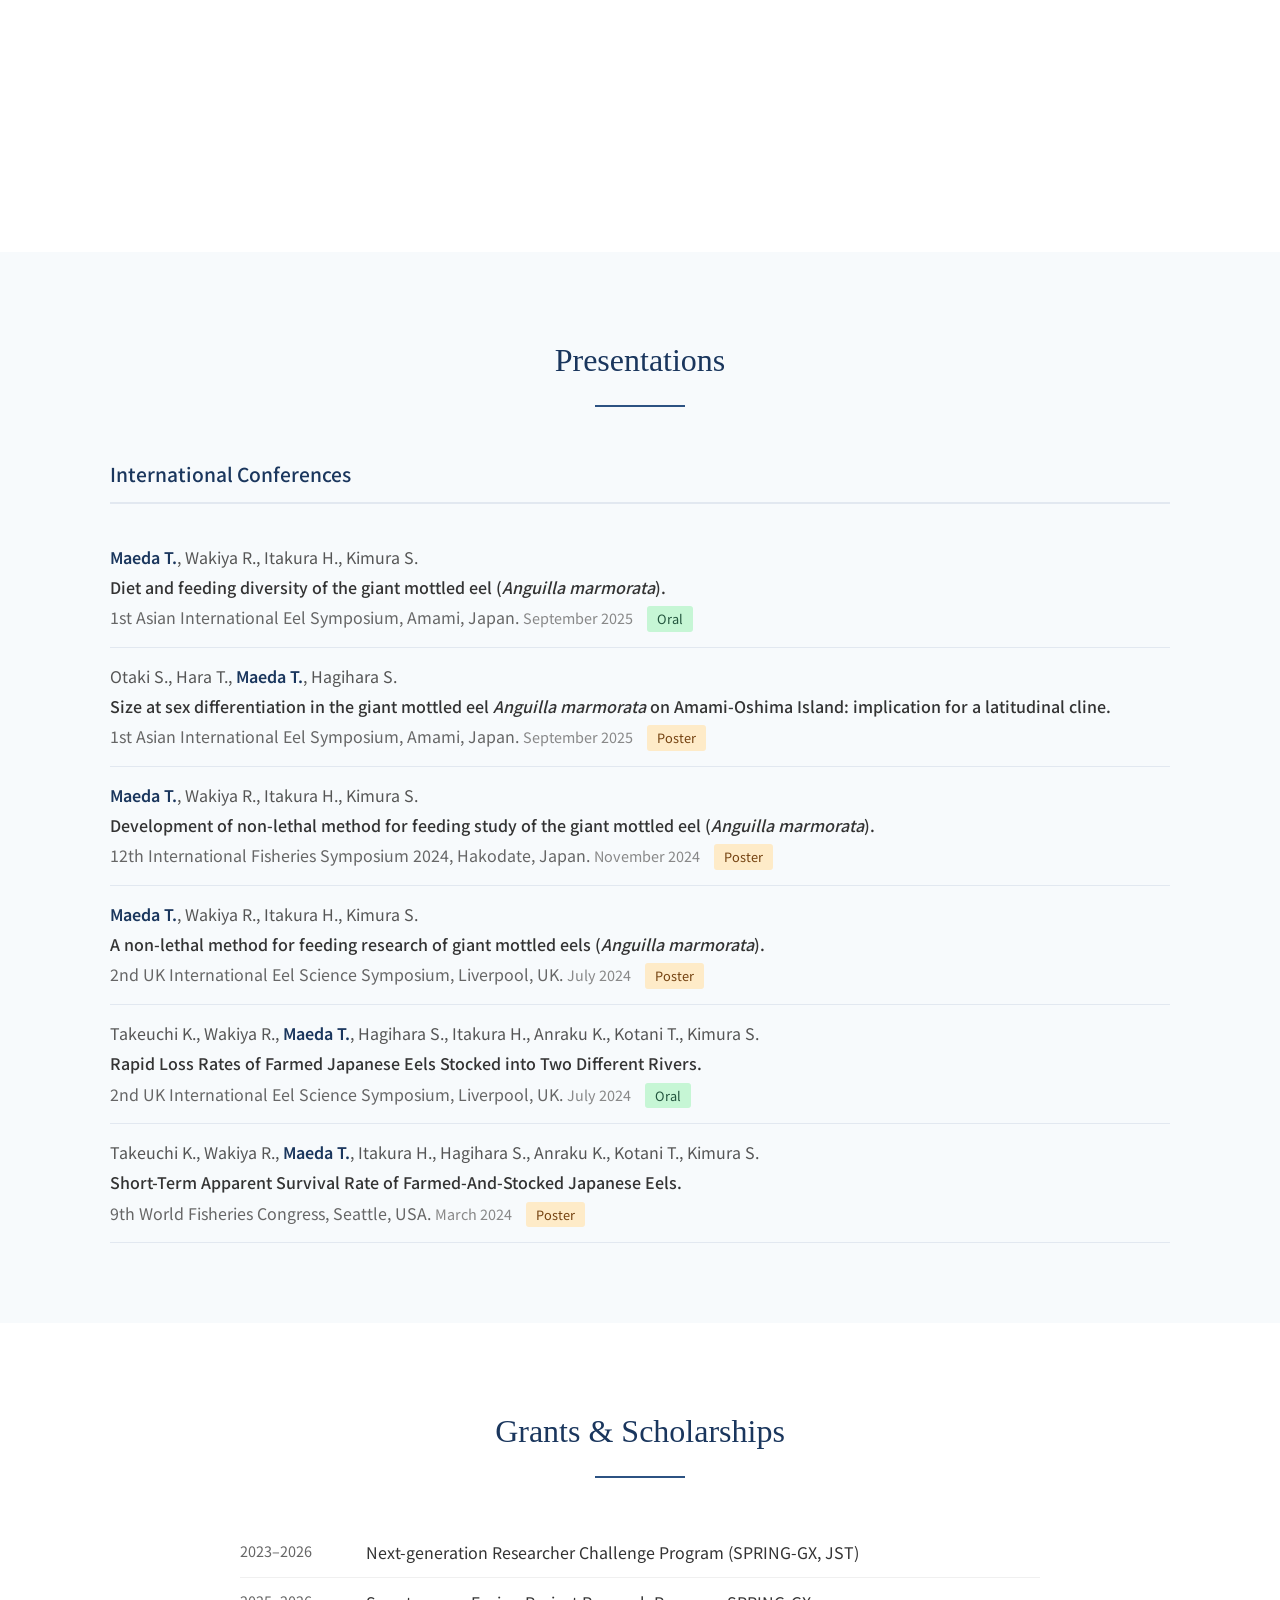
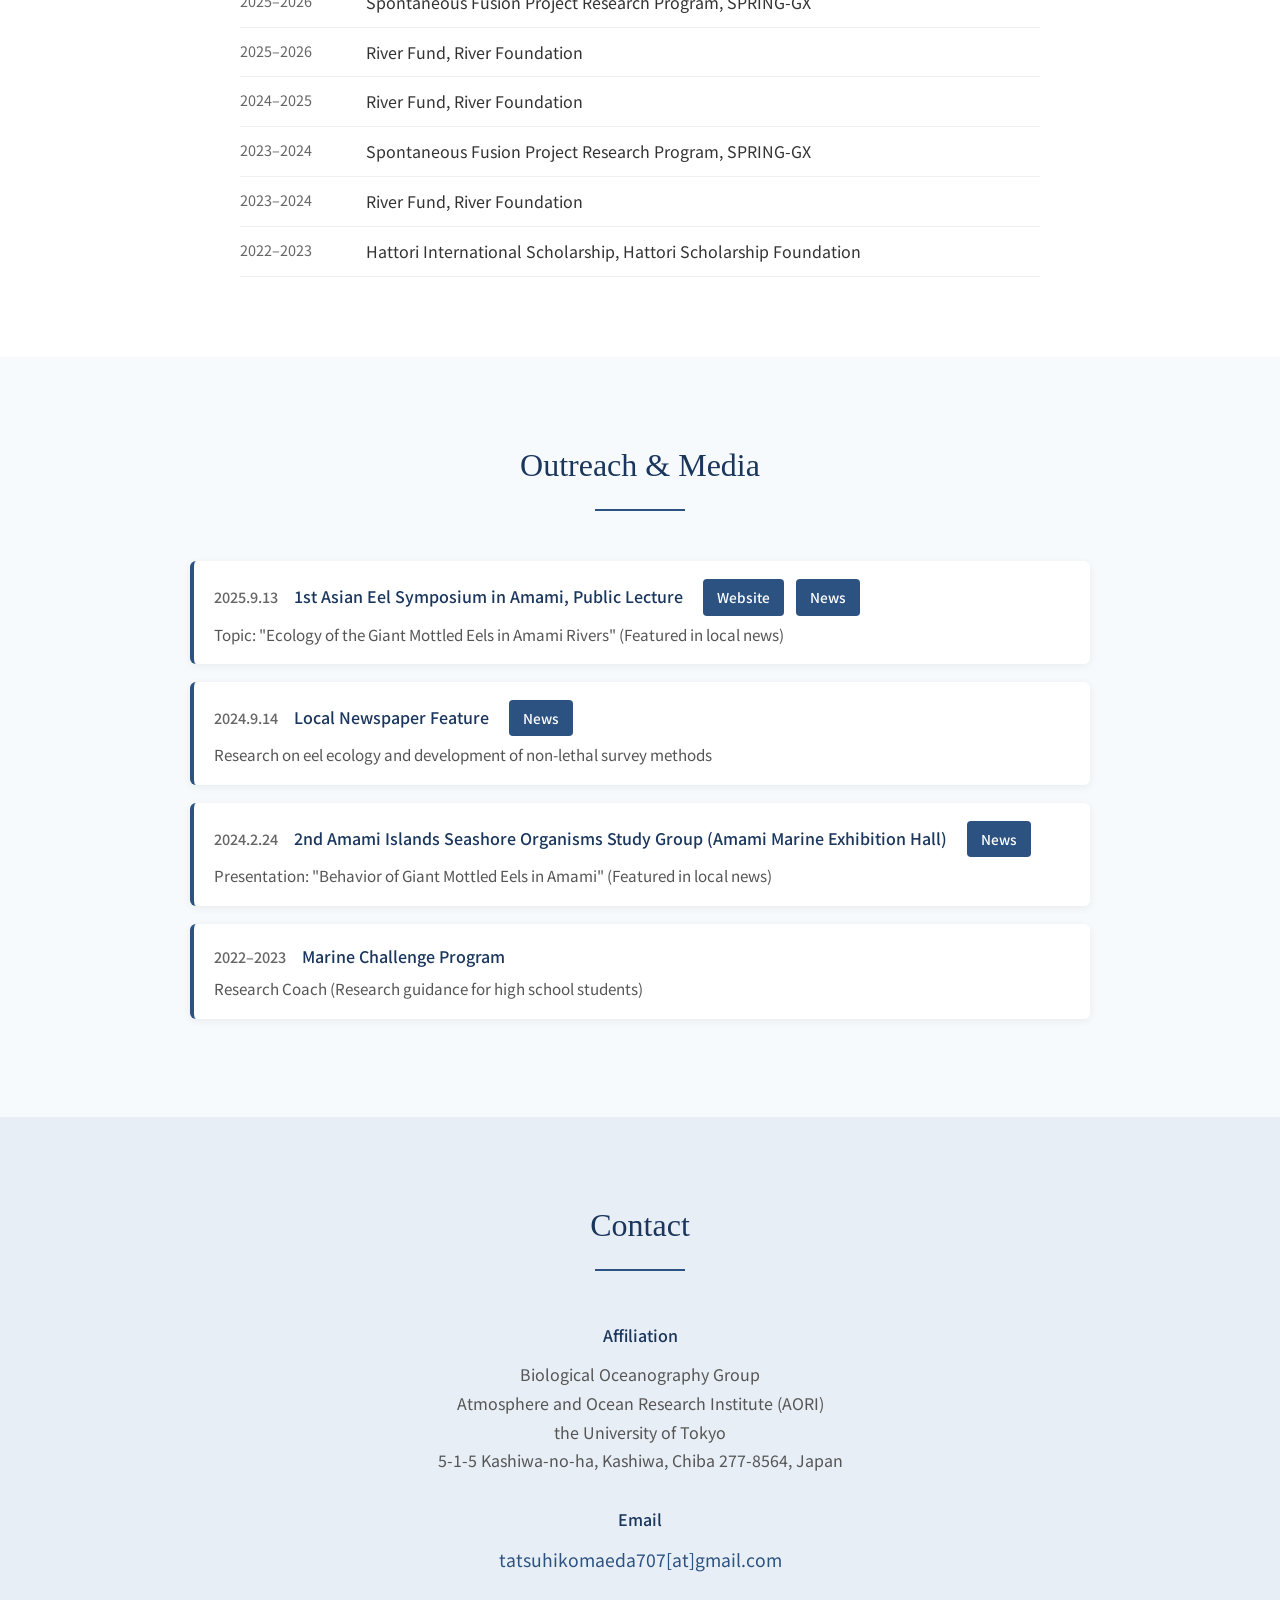
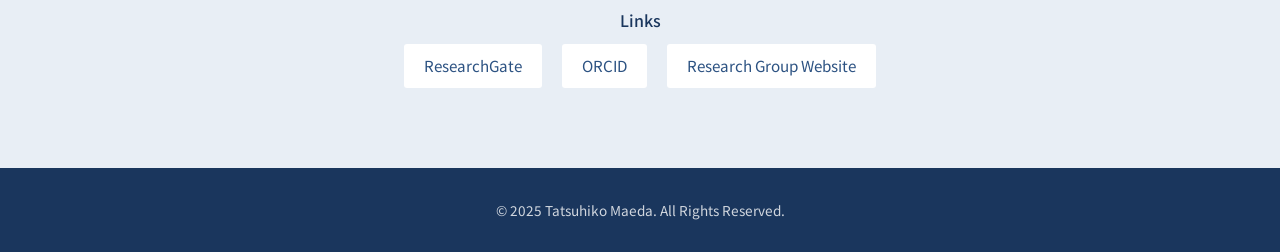
<file: en/index.html>
<!DOCTYPE html>
<html lang="en">
<head>
  <meta charset="utf-8">
  <!-- Responsive meta tag -->
  <meta name="viewport" content="width=device-width, initial-scale=1.0">
  <!-- Page title -->
  <title>Tatsuhiko Maeda</title>
  <!-- Favicon -->
 <link rel="icon" href="../image/favicon_close.png" type="image/png">
 <link rel="apple-touch-icon" href="../image/favicon_close.png">
  <!-- External CSS file -->
  <link rel="stylesheet" href="../style.css">
  <!-- Google Fonts -->
  <link rel="preconnect" href="https://fonts.googleapis.com">
  <link rel="preconnect" href="https://fonts.gstatic.com" crossorigin>
  <link href="https://fonts.googleapis.com/css2?family=Noto+Sans+JP:wght@300;400;500;700&family=Hannari+Mincho&display=swap" rel="stylesheet">
  <meta property="og:site_name" content="前田達彦 / Tatsuhiko Maeda">
  <meta property="og:title" content="前田達彦 / Tatsuhiko Maeda">
  <meta property="og:description" content="奄美大島でオオウナギの研究をしています">
</head>
<body>

  <!-- ============================================
       Header / Navigation Bar
       ============================================ -->
  <header class="header">
    <div class="header-container">
      <!-- Site logo / name -->
      <h1 class="site-title">
        <a href="index.html">Tatsuhiko Maeda</a>
      </h1>
      
      <!-- Hamburger menu button (mobile) -->
      <button class="menu-toggle" aria-label="Open menu">
        <span class="menu-icon"></span>
      </button>
      
      <!-- Navigation menu -->
      <nav class="nav">
        <ul class="nav-list">
          <li><a href="#about">About</a></li>
          <li><a href="#research">Research</a></li>
          <li><a href="#publications">Publications</a></li>
          <li><a href="#presentations">Presentations</a></li>
          <li><a href="#contact">Contact</a></li>
          <!-- Language switch -->
          <li class="lang-switch"><a href="../index.html">JA</a></li>
        </ul>
      </nav>
    </div>
  </header>

  <!-- ============================================
       メインビジュアル（トップ画像エリア）
       ============================================ -->
  <section class="hero">
    <div class="hero-slides">
      <div class="slide active" style="background-image: url('../image/kuroobitakasago.JPG')"></div>
      <div class="slide" style="background-image: url('../image/lutjanus.JPG')"></div>
      <div class="slide" style="background-image: url('../image/macrorachium.JPG')"></div>
      <div class="slide" style="background-image: url('../image/kakureiwa.jpg')"></div>
      <div class="slide" style="background-image: url('../image/eel.JPG')"></div>
      <div class="slide" style="background-image: url('../image/drgonfly.JPG')"></div>
      <div class="slide" style="background-image: url('../image/yt_up.JPG')"></div>
    </div>


    <div class="hero-content fade-in">
      <h2 class="hero-title">Hello, I'm Tatsuhiko Maeda</h2>
      <p class="hero-subtitle">Studying giant mottled eels on Amami-Oshima Island.</p>
    </div>

    <div class="slide-controls">
      <button class="slide-prev" aria-label="前のスライド">&#10094;</button>
      <div class="slide-dots" aria-hidden="false"></div>
      <button class="slide-next" aria-label="次のスライド">&#10095;</button>
    </div>
  </section>


  <!-- ============================================
       Main Content
       ============================================ -->
  <main class="main">

    <!-- ========== About Section ========== -->
    <section id="about" class="section section-about">
      <div class="container">
        <h2 class="section-title fade-in">About me</h2>
        
        <div class="about-content fade-in">
          <!-- Profile image area -->
          <div class="about-image">
            <img src="../image/profile.png" alt="Profile Photo">
          </div>
          
          <!-- Profile text area -->
          <div class="about-text">
            <h3 class="about-name">Tatsuhiko Maeda</h3>
            <p class="about-position">Ph.D in Agricultural and Life Sciences, the University of Tokyo<br>
              Postdoctoral Researcher, University of Tokyo 
            </p>
            
            <p class="about-description">
              I am interested in the structure and interactions of ecosystems.<br>
              Beyond eels, I love a wide range of aquatic organisms.
            </p>
            
            <!-- Career list -->
            <h4 class="about-subtitle">Career</h4>
            <dl class="career-list">
              <dt>1999</dt>
              <dd>Born in Isshiki Town, Aichi Prefecture, Japan <br>
                (famous for aquaculture of eels, my research life started here)</dd>
              <dt>2014–2017</dt>
              <dd>Aichi Prefectural Kariya High School</dd>
              <dt>2017–2021</dt>
              <dd>Kochi University, Faculty of Agriculture, Forestry and Marine Science, Department of Marine Resource Science</dd>
              <dt>2021–2023</dt>
              <dd>Master's Program, Graduate School of Agricultural and Life Sciences, Aquatic Bioscience Specialization, University of Tokyo</dd>
              <dt>2023–2026</dt>
              <dd>Ph.D Program, Graduate School of Agricultural and Life Sciences, Aquatic Bioscience Specialization, University of Tokyo</dd>
              <dt>2026 (Apr–May)</dt>
              <dd>Research Fellow, Graduate School of Agricultural and Life Sciences, University of Tokyo</dd>
              <dt>2026 (May–)</dt>
              <dd>Postdoctoral Researcher, Biological Oceanography Group, Atmosphere and Ocean Research Institute (AORI), University of Tokyo</dd>
            </dl>
          </div>
        </div>
      </div>
    </section>

    <!-- ========== Research Section ========== -->
    <section id="research" class="section section-research">
      <div class="container">
        <h2 class="section-title fade-in">Research</h2>
        
        <div class="research-grid">
          <!-- Research theme 1 -->
          <article class="research-card fade-in delay-1">
            <div class="research-image">
              <img src="../image/tube.png" alt="Research method: tube">
            </div>
            <div class="research-body">
              <h3 class="research-title"><a href="#pub-tube-method" style="color: inherit; text-decoration: none;">Non-lethal sampling for eels</a></h3>
              <p class="research-description">
                We developed a non-lethal stomach content sampling method for giant mottled eels using a tube and forceps.
              </p>
            </div>
          </article>
          
          <!-- Research theme 2 -->
          <article class="research-card fade-in delay-2">
            <div class="research-image">
              <img src="../image/rfid_survey.JPG" alt="RFID tracking survey">
            </div>
            <div class="research-body">
              <h3 class="research-title"><a href="#pub-homing" style="color: inherit; text-decoration: none;">Homing behavior of eels</a></h3>
              <p class="research-description">
                We tracked eels after experimental displacement and characterized their homing behavior back to their original locations. 
              </p>
            </div>
          </article>
          
          <!-- Research theme 3 -->
          <article class="research-card fade-in delay-3">
            <div class="research-image">
              <img src="../image/ネッタイテナガ_revise.png" alt="Macrobrachium placidulum record">
            </div>
            <div class="research-body">
              <h3 class="research-title">Record of <i>Macrobrachium placidulum</i></h3>
              <p class="research-description">
                We documented the first record of <i>Macrobrachium placidulum</i> on the Amami-Oshima Island.<br>
                The species has been collected from several rivers and appears to be widely distributed throughout the island.
              </p>
            </div>
          </article>
        </div>
      </div>
    </section>

    <!-- ========== Publications Section ========== -->
    <section id="publications" class="section section-publications">
      <div class="container">
        <h2 class="section-title fade-in">Publications</h2>
        
        <!-- First-author Papers -->
        <div class="publications-category fade-in">
          <h3 class="category-title">First-author Papers</h3>
          <ol class="publications-list" reversed>
            <li id="pub-tube-method" class="publication-item">
              <span class="pub-authors"><span class="author-me">Maeda, T.</span>, Itakura, H., Wakiya, R., & Kimura, S.</span>
              <span class="pub-year">(2025)</span>
              <span class="pub-title">Development of a non-lethal stomach content analysis method for freshwater eels: An empirical evaluation of the tube method for <i>Anguilla marmorata</i>.</span>
              <span class="pub-journal">Journal of Fish Biology, 107, 1995–2004.</span>
              <a href="https://doi.org/10.1111/jfb.70198" class="pub-link" target="_blank" rel="noopener">DOI</a>
              <br>
              <a href="https://www.aori.u-tokyo.ac.jp/research/news/2026/20260204.html" class="pub-link" target="_blank" rel="noopener">PressRelease</a>
              <a href="https://youtu.be/oZfOUiVIDHQ" class="pub-link" target="_blank" rel="noopener">YouTube</a>
            </li>
            <li id="pub-homing" class="publication-item">
              <span class="pub-authors"><span class="author-me">Maeda, T.</span>, Hagihara, S., Wakiya, R., & Kimura, S.</span>
              <span class="pub-year">(2024)</span>
              <span class="pub-title">Can displaced <i>Anguilla marmorata</i> return to their original habitat? Daily tracking study of their homing behavior.</span>
              <span class="pub-journal">Journal of Fish Biology, 105(3), 998–1003.</span>
              <a href="https://doi.org/10.1111/jfb.15824" class="pub-link" target="_blank" rel="noopener">DOI</a>
            </li>
            <li id="macrobrachium" class="publication-item">
              <span class="pub-authors"><span class="author-me">Maeda, T.</span>, Uchiwa, K., & Fuke, Y.</span>
              <span class="pub-year">(2026)</span>
              <span class="pub-title">First record of <i>Macrobrachium placidulum</i> on Amami-Oshima Island. (in Japanese)</span>
              <span class="pub-journal">Fauna Ryukyuana, 77: 55-57.</span>
              <a href="https://doi.org/10.24564/0002022069" class="pub-link" target="_blank" rel="noopener">DOI</a>
            </li>
          </ol>
        </div>
        
        <!-- Co-authored Papers -->
        <div class="publications-category fade-in">
          <h3 class="category-title">Co-authored Papers</h3>
          <ol class="publications-list" reversed>
            <li class="publication-item">
              <span class="pub-authors">Takeuchi, K., <span class="author-me">Maeda, T.</span>, Hagihara, S., Itakura, H., Kimura, S. & Wakiya, R.</span>
              <span class="pub-year">(2026)</span>
              <span class="pub-title">Rapid loss rates of farmed Japanese eels stocked into two different rivers.</span>
              <span class="pub-journal">Fisheries Research, 293, 107647.</span>
              <a href="https://doi.org/10.1016/j.fishres.2025.107647" class="pub-link" target="_blank" rel="noopener">DOI</a>
            </li>
            <li class="publication-item">
              <span class="pub-authors">Takeuchi, K., <span class="author-me">Maeda, T.</span>, Hagihara, S., Itakura, H., Kimura, S. & Wakiya, R.</span>
              <span class="pub-year">(2026)</span>
              <span class="pub-title">High-resolution post-release movement of stocked Japanese eels <i>Anguilla japonica</i> tracked by a mobile radio frequency identification system.</span>
              <span class="pub-journal">Fisheries Science, 92, 47–57.</span>
              <a href="https://doi.org/10.1007/s12562-025-01930-1" class="pub-link" target="_blank" rel="noopener">DOI</a>
            </li>
            <li class="publication-item">
              <span class="pub-authors">Hagihara, S., Wakiya, R., <span class="author-me">Maeda, T.</span>, & Kimura, S.</span>
              <span class="pub-year">(2022)</span>
              <span class="pub-title">Morphological and gonadal histological characteristics of silver-phase male <i>Anguilla marmorata</i>.</span>
              <span class="pub-journal">Journal of Fish Biology, 101(3), 749–752.</span>
              <a href="https://doi.org/10.1111/jfb.15139" class="pub-link" target="_blank" rel="noopener">DOI</a>
            </li>
          </ol>
        </div>
      </div>
    </section>

    <!-- ========== Presentations Section ========== -->
    <section id="presentations" class="section section-presentations">
      <div class="container">
        <h2 class="section-title fade-in">Presentations</h2>
        
        <!-- International Conferences -->
        <div class="presentations-category fade-in">
          <h3 class="category-title">International Conferences</h3>
          <ul class="presentations-list">
            <li class="presentation-item">
              <span class="pres-authors"><span class="author-me">Maeda T.</span>, Wakiya R., Itakura H., Kimura S.</span>
              <span class="pres-title">Diet and feeding diversity of the giant mottled eel (<i>Anguilla marmorata</i>).</span>
              <span class="pres-venue">1st Asian International Eel Symposium, Amami, Japan.</span>
              <span class="pres-date">September 2025</span>
              <span class="pres-type oral">Oral</span>
            </li>
            <li class="presentation-item">
              <span class="pres-authors">Otaki S., Hara T., <span class="author-me">Maeda T.</span>, Hagihara S.</span>
              <span class="pres-title">Size at sex differentiation in the giant mottled eel <i>Anguilla marmorata</i> on Amami-Oshima Island: implication for a latitudinal cline.</span>
              <span class="pres-venue">1st Asian International Eel Symposium, Amami, Japan.</span>
              <span class="pres-date">September 2025</span>
              <span class="pres-type poster">Poster</span>
            </li>
            <li class="presentation-item">
              <span class="pres-authors"><span class="author-me">Maeda T.</span>, Wakiya R., Itakura H., Kimura S.</span>
              <span class="pres-title">Development of non-lethal method for feeding study of the giant mottled eel (<i>Anguilla marmorata</i>).</span>
              <span class="pres-venue">12th International Fisheries Symposium 2024, Hakodate, Japan.</span>
              <span class="pres-date">November 2024</span>
              <span class="pres-type poster">Poster</span>
            </li>
            <li class="presentation-item">
              <span class="pres-authors"><span class="author-me">Maeda T.</span>, Wakiya R., Itakura H., Kimura S.</span>
              <span class="pres-title">A non-lethal method for feeding research of giant mottled eels (<i>Anguilla marmorata</i>).</span>
              <span class="pres-venue">2nd UK International Eel Science Symposium, Liverpool, UK.</span>
              <span class="pres-date">July 2024</span>
              <span class="pres-type poster">Poster</span>
            </li>
            <li class="presentation-item">
              <span class="pres-authors">Takeuchi K., Wakiya R., <span class="author-me">Maeda T.</span>, Hagihara S., Itakura H., Anraku K., Kotani T., Kimura S.</span>
              <span class="pres-title">Rapid Loss Rates of Farmed Japanese Eels Stocked into Two Different Rivers.</span>
              <span class="pres-venue">2nd UK International Eel Science Symposium, Liverpool, UK.</span>
              <span class="pres-date">July 2024</span>
              <span class="pres-type oral">Oral</span>
            </li>
            <li class="presentation-item">
              <span class="pres-authors">Takeuchi K., Wakiya R., <span class="author-me">Maeda T.</span>, Itakura H., Hagihara S., Anraku K., Kotani T., Kimura S.</span>
              <span class="pres-title">Short-Term Apparent Survival Rate of Farmed-And-Stocked Japanese Eels.</span>
              <span class="pres-venue">9th World Fisheries Congress, Seattle, USA.</span>
              <span class="pres-date">March 2024</span>
              <span class="pres-type poster">Poster</span>
            </li>
          </ul>
        </div>
      </div>
    </section>

    <!-- ========== Grants & Scholarships Section ========== -->
    <section id="grants" class="section section-grants">
      <div class="container">
        <h2 class="section-title fade-in">Grants &amp; Scholarships</h2>

        <dl class="grants-list">
          <div class="grant-item fade-in delay-1">
            <dt class="grant-date">2023–2026</dt>
            <dd class="grant-content">Next-generation Researcher Challenge Program (SPRING-GX, JST)</dd>
          </div>
          <div class="grant-item fade-in delay-2">
            <dt class="grant-date">2025–2026</dt>
            <dd class="grant-content">Spontaneous Fusion Project Research Program, SPRING-GX</dd>
          </div>
          <div class="grant-item fade-in delay-3">
            <dt class="grant-date">2025–2026</dt>
            <dd class="grant-content">River Fund, River Foundation</dd>
          </div>
          <div class="grant-item fade-in delay-4">
            <dt class="grant-date">2024–2025</dt>
            <dd class="grant-content">River Fund, River Foundation</dd>
          </div>
          <div class="grant-item fade-in delay-1">
            <dt class="grant-date">2023–2024</dt>
            <dd class="grant-content">Spontaneous Fusion Project Research Program, SPRING-GX</dd>
          </div>
          <div class="grant-item fade-in delay-2">
            <dt class="grant-date">2023–2024</dt>
            <dd class="grant-content">River Fund, River Foundation</dd>
          </div>
          <div class="grant-item fade-in delay-3">
            <dt class="grant-date">2022–2023</dt>
            <dd class="grant-content">Hattori International Scholarship, Hattori Scholarship Foundation</dd>
          </div>
        </dl>
      </div>
    </section>



    <!-- ========== Outreach & Media Section ========== -->
    <section id="outreach" class="section section-projects">
      <div class="container">
        <h2 class="section-title fade-in">Outreach &amp; Media</h2>

        <ul class="projects-list fade-in">
          <li class="project-item">
            <span class="project-date">2025.9.13</span>
           <span class="project-title">1st Asian Eel Symposium in Amami, Public Lecture</span>
            <a href="https://www.eelsympo2025.com/schedule/%E4%B8%80%E8%88%AC%E5%90%91%E3%81%91%E8%AC%9B%E6%BC%94%E4%BC%9A-public-talk" class="pub-link project-btn" target="_blank" rel="noopener">Website</a>
            <a href="https://www.nankainn.com/news/p-economy/%E5%9B%BD%E9%9A%9B%E3%82%A6%E3%83%8A%E3%82%AE%E3%82%B7%E3%83%B3%E3%83%9D%E5%88%9D%E9%96%8B%E5%82%AC%E3%80%80%E4%B8%96%E7%95%8C%EF%BC%91%EF%BC%92%E3%82%AB%E5%9B%BD%E3%81%AE%E7%A0%94%E7%A9%B6%E8%80%85" class="pub-link project-btn" target="_blank" rel="noopener">News</a>
            <span class="project-description">Topic: "Ecology of the Giant Mottled Eels in Amami Rivers" (Featured in local news)</span>
          </li>
          <li class="project-item">
            <span class="project-date">2024.9.14</span>
            <span class="project-title">Local Newspaper Feature</span>
            <a href="https://www.nankainn.com/news/%E7%89%B9%E9%9B%86/%E7%A7%BB%E4%BD%8F%E3%81%97%E3%82%A6%E3%83%8A%E3%82%AE%E3%81%AE%E7%94%9F%E6%85%8B%E8%AA%BF%E6%9F%BB%E3%80%80%E9%9D%9E%E8%87%B4%E6%AD%BB%E7%9A%84%E3%81%AA%E6%89%8B%E6%B3%95%E3%81%AE%E7%A2%BA%E7%AB%8B" class="pub-link project-btn" target="_blank" rel="noopener">News</a>
            <span class="project-description">Research on eel ecology and development of non-lethal survey methods</span>
          </li>
          <li class="project-item">
            <span class="project-date">2024.2.24</span>
            <span class="project-title">2nd Amami Islands Seashore Organisms Study Group (Amami Marine Exhibition Hall)</span>
            <a href="https://www.nankainn.com/news/a-and-p/%E8%8B%A5%E6%89%8B%E7%A0%94%E7%A9%B6%E8%80%85%EF%BC%94%E4%BA%BA%E3%81%8C%E7%99%BA%E8%A1%A8%E3%80%80%E5%A5%84%E7%BE%8E%E5%B8%82%E3%81%A7%E6%B8%9A%E3%81%AE%E3%81%84%E3%81%8D%E3%82%82%E3%81%AE%E5%8B%89" class="pub-link project-btn" target="_blank" rel="noopener">News</a>
            <span class="project-description">Presentation: "Behavior of Giant Mottled Eels in Amami" (Featured in local news)</span>
          </li>
          <li class="project-item">
            <span class="project-date">2022–2023</span>
            <span class="project-title">Marine Challenge Program</span>
            <span class="project-description">Research Coach (Research guidance for high school students)</span>
          </li>
        </ul>
      </div>
    </section>

    <!-- ========== Contact Section ========== -->
    <section id="contact" class="section section-contact">
      <div class="container">
        <h2 class="section-title fade-in">Contact</h2>
        
        <div class="contact-content fade-in">
          <div class="contact-info">
            <h3 class="contact-subtitle">Affiliation</h3>
            <p class="contact-affiliation">
              Biological Oceanography Group<br>
              Atmosphere and Ocean Research Institute (AORI)<br>
              the University of Tokyo<br>
              5-1-5 Kashiwa-no-ha, Kashiwa, Chiba 277-8564, Japan
            </p>
            
            <h3 class="contact-subtitle">Email</h3>
            <p class="contact-email">
              tatsuhikomaeda707[at]gmail.com
            </p>
            
            <h3 class="contact-subtitle">Links</h3>
            <ul class="contact-links">
              <li><a href="https://www.researchgate.net/profile/Tatsuhiko-Maeda" target="_blank" rel="noopener">ResearchGate</a></li>
              <li><a href="https://orcid.org/0000-0002-6414-8157" target="_blank" rel="noopener">ORCID</a></li>
              <li><a href="https://mbe.aori.u-tokyo.ac.jp/" target="_blank" rel="noopener">Research Group Website</a></li>
            </ul>
          </div>
        </div>
      </div>
    </section>

  </main>

  <!-- ============================================
       Footer
       ============================================ -->
  <footer class="footer">
    <div class="container">
      <p class="copyright">
        &copy; 2025 Tatsuhiko Maeda. All Rights Reserved.
      </p>
    </div>
  </footer>

  <!-- ============================================
       JavaScript (Hamburger menu & Scroll animation)
       ============================================ -->
  <script>
    // Hamburger menu toggle
    const menuToggle = document.querySelector('.menu-toggle');
    const nav = document.querySelector('.nav');
    
    menuToggle.addEventListener('click', () => {
      menuToggle.classList.toggle('active');
      nav.classList.toggle('active');
    });
    
    // Close menu when a link is clicked
    const navLinks = document.querySelectorAll('.nav-list a');
    navLinks.forEach(link => {
      link.addEventListener('click', () => {
        menuToggle.classList.remove('active');
        nav.classList.remove('active');
      });
    });

    // Scroll animation (Intersection Observer API)
    const fadeElements = document.querySelectorAll('.fade-in');
    
    const observer = new IntersectionObserver((entries) => {
      entries.forEach(entry => {
        if (entry.isIntersecting) {
          entry.target.classList.add('visible');
        }
      });
    }, {
      threshold: 0.1,
      rootMargin: '0px 0px -50px 0px'
    });
    
    fadeElements.forEach(el => observer.observe(el));
  </script>

  <script>
    // Simple hero slideshow (EN)
    (function(){
      const slides = document.querySelectorAll('.slide');
      if (!slides || slides.length <= 1) return;

      const dotsContainer = document.querySelector('.slide-dots');
      const prevBtn = document.querySelector('.slide-prev');
      const nextBtn = document.querySelector('.slide-next');
      let index = 0;
      let interval = null;

      slides.forEach((s, i) => {
        const btn = document.createElement('button');
        btn.type = 'button';
        btn.className = i === 0 ? 'active' : '';
        btn.addEventListener('click', () => { showSlide(i); resetInterval(); });
        dotsContainer.appendChild(btn);
      });

      const dots = Array.from(dotsContainer.children);

      function showSlide(i){
        slides.forEach(s => s.classList.remove('active'));
        dots.forEach(d => d.classList.remove('active'));
        slides[i].classList.add('active');
        dots[i].classList.add('active');
        index = i;
      }

      function next(){ showSlide((index+1) % slides.length); }
      function prev(){ showSlide((index-1 + slides.length) % slides.length); }

      if(nextBtn) nextBtn.addEventListener('click', () => { next(); resetInterval(); });
      if(prevBtn) prevBtn.addEventListener('click', () => { prev(); resetInterval(); });

      function resetInterval(){
        clearInterval(interval);
        interval = setInterval(next, 5000);
      }

      interval = setInterval(next, 5000);
    })();
  </script>

</body>
</html>
</file>
<file: style.css>
/* ============================================
   CSS リセット・基本設定
   ============================================ */

/* 全要素のボックスサイズ計算方法を統一 */
*,
*::before,
*::after {
  box-sizing: border-box;
  margin: 0;
  padding: 0;
}

/* ルート要素の設定（スムーズスクロール） */
html {
  scroll-behavior: smooth;
  scroll-padding-top: 100px;
  width: 100%;
  overflow-x: hidden;
}

/* 基本のフォント・色設定 */
body {
  font-family: 'Noto Sans JP', 'Hiragino Kaku Gothic ProN', 'メイリオ', sans-serif;
  font-size: 16px;
  line-height: 1.8;
  color: #333;
  background-color: #fff;
  word-break: keep-all;
  overflow-wrap: break-word;
  width: 100%;
  margin: 0;
  overflow-x: hidden;
}

/* リンクの基本スタイル */
a {
  color: #2c5282;
  text-decoration: none;
  transition: color 0.3s ease, opacity 0.3s ease;
}

a:hover {
  color: #1a365d;
  opacity: 0.8;
}

/* 画像のレスポンシブ対応 */
img {
  max-width: 100%;
  height: auto;
  vertical-align: bottom;
}

/* リストのデフォルトスタイルをリセット */
ul, ol {
  list-style: none;
}


/* ============================================
   共通レイアウト
   ============================================ */

/* コンテナ：コンテンツの最大幅を制限し中央揃え */
.container {
  max-width: 1100px;
  margin: 0 auto;
  padding: 0 20px;
}

/* セクション共通スタイル */
.section {
  padding: 80px 0;
}

/* セクションタイトル */
.section-title {
  font-family: 'Hannari Mincho', serif;
  font-size: 2rem;
  font-weight: 500;
  text-align: center;
  margin-bottom: 50px;
  position: relative;
  color: #1a365d;
}

/* セクションタイトルの下線装飾 */
.section-title::after {
  content: '';
  display: block;
  width: 90px;
  height: 2px;
  background-color: #2c5282;
  margin: 15px auto 0;
}


/* ============================================
   ヘッダー（ナビゲーションバー）
   ============================================ */

.header {
  position: fixed;
  top: 0;
  left: 0;
  right: 0;
  background-color: rgba(255, 255, 255, 0.98);
  box-shadow: 0 1px 3px rgba(0, 0, 0, 0.1);
  z-index: 1000;
}

.header-container {
  max-width: 1100px;
  margin: 0 auto;
  padding: 0 20px;
  display: flex;
  justify-content: space-between;
  align-items: center;
  height: 70px;
}

/* サイトタイトル（名前） */
.site-title {
  font-family: 'Hannari Mincho', serif;
  font-size: 1.3rem;
  font-weight: 500;
}

.site-title a {
  color: #1a365d;
  display: flex;
  align-items: baseline;
  gap: 10px;
}

.site-title a:hover {
  opacity: 1;
}

.site-title .en-name {
  font-size: 0.85rem;
  color: #666;
  font-weight: 400;
}

/* ナビゲーションメニュー */
.nav-list {
  display: flex;
  gap: 30px;
  align-items: center;
}

.nav-list a {
  font-size: 0.95rem;
  color: #333;
  padding: 5px 0;
  position: relative;
}

/* ナビゲーションリンクのホバー時下線 */
.nav-list a::after {
  content: '';
  position: absolute;
  bottom: 0;
  left: 0;
  width: 0;
  height: 2px;
  background-color: #2c5282;
  transition: width 0.3s ease;
}

.nav-list a:hover::after {
  width: 100%;
}

/* 言語切り替えボタン */
.lang-switch a {
  background-color: #ee770f;
  color: #fff !important;
  padding: 6px 15px;
  border-radius: 3px;
  font-size: 0.85rem;
}

.lang-switch a:hover {
  background-color: #ee770f;
}

.lang-switch a::after {
  display: none;
}

/* ハンバーガーメニューボタン（PC時は非表示） */
.menu-toggle {
  display: none;
  background: none;
  border: none;
  cursor: pointer;
  width: 30px;
  height: 25px;
  position: relative;
}

.menu-icon,
.menu-icon::before,
.menu-icon::after {
  display: block;
  width: 100%;
  height: 2px;
  background-color: #333;
  position: absolute;
  transition: all 0.3s ease;
}

.menu-icon {
  top: 50%;
  transform: translateY(-50%);
}

.menu-icon::before {
  content: '';
  top: -8px;
}

.menu-icon::after {
  content: '';
  bottom: -8px;
}

/* ハンバーガーメニューがアクティブ時のアニメーション */
.menu-toggle.active .menu-icon {
  background-color: transparent;
}

.menu-toggle.active .menu-icon::before {
  top: 0;
  transform: rotate(45deg);
}

.menu-toggle.active .menu-icon::after {
  bottom: 0;
  transform: rotate(-45deg);
}


/* ============================================
   メインビジュアル（ヒーローセクション）
   ============================================ */

.hero {
  /* 背景画像スライド（表示領域を4:3に固定） */
  background-color: #e8eef5;
  background-size: cover;
  background-position: center;
  aspect-ratio: 16 / 7.5; /* 保持したい縦横比 (16:8) */
  width: 100%;
  max-width: 100%;
  min-height: 0; /* aspect-ratio を優先 */
  display: flex;
  align-items: center;
  justify-content: center;
  margin-top: 70px; /* ヘッダーの高さ分 */
  position: relative;
}

/* 背景画像使用時のオーバーレイ */
.hero::before {
  content: '';
  position: absolute;
  top: 0;
  left: 0;
  right: 0;
  bottom: 0;
  /* background-color: rgba(0, 0, 0, 0.3); */
}

.hero-content {
  text-align: center;
  position: relative;
  z-index: 4;
  padding: 24px 28px;
  background: rgba(0, 0, 0, 0.45);
  color: #fff;
  border-radius: 10px;
  display: block;
  width: fit-content;
  max-width: 90%;
  margin: 0 auto;
}

/* Slideshow styles */
.hero-slides {
  position: absolute;
  inset: 0;
  overflow: hidden;
}
.slide {
  position: absolute;
  inset: 0;
  background-size: cover;
  background-position: center;
  opacity: 0;
  transition: opacity 0.9s ease;
  display: flex;
  align-items: center;
  justify-content: center;
}
.slide.active {
  opacity: 1;
  z-index: 0;
}
.slide .hero-content { z-index: 2; }
.slide-controls {
  position: absolute;
  bottom: 20px;
  left: 50%;
  transform: translateX(-50%);
  display: flex;
  align-items: center;
  gap: 12px;
  z-index: 3;
}
.slide-prev, .slide-next {
  background: rgba(255,255,255,0.9);
  border: none;
  padding: 6px 10px;
  border-radius: 6px;
  cursor: pointer;
  font-size: 1.1rem;
}
.slide-prev:hover, .slide-next:hover { opacity: 0.9; }
.slide-dots { display:flex; gap:8px; }
.slide-dots button { width:10px; height:10px; border-radius:50%; background: rgba(255,255,255,0.6); border:none; cursor:pointer; }
.slide-dots button.active { background: #2c5282; }

/* Ensure hero background fallback remains for very old browsers */
.hero { background-color: #e8eef5; }

.hero-title {
  font-family: 'Hannari Mincho', serif;
  font-size: 2.5rem;
  font-weight: 500;
  color: #1a365d;
  margin-bottom: 20px;
  word-break: keep-all;
  /* 背景画像使用時は白文字に: color: #fff; */
}

.hero-subtitle {
  font-size: 1.1rem;
  color: #555;
  word-break: keep-all;
  /* 背景画像使用時は白文字に: color: rgba(255,255,255,0.9); */
}


/* ============================================
   About（自己紹介）セクション
   ============================================ */

.section-about {
  background-color: #fff;
}

.about-content {
  display: flex;
  gap: 50px;
  align-items: flex-start;
}

/* プロフィール写真エリア */
.about-image {
  flex-shrink: 0;
  width: 250px;
}

.about-image img {
  border-radius: 5px;
}

/* 画像プレースホルダー（仮表示用） */
.image-placeholder {
  background-color: #d1d5db;
  color: #6b7280;
  display: flex;
  align-items: center;
  justify-content: center;
  font-size: 0.9rem;
  font-weight: 500;
  aspect-ratio: 1 / 1;
  border-radius: 5px;
}

/* プロフィールテキストエリア */
.about-text {
  flex: 1;
}

.about-name {
  font-family: 'Hannari Mincho', serif;
  font-size: 1.8rem;
  font-weight: 500;
  color: #1a365d;
  margin-bottom: 5px;
}

.about-name .name-en {
  font-size: 1rem;
  color: #666;
  margin-left: 15px;
  font-weight: 400;
}

.about-position {
  font-size: 1rem;
  color: #555;
  margin-bottom: 20px;
}

.about-description {
  margin-bottom: 30px;
  text-align: justify;
}

.about-subtitle {
  font-size: 1.1rem;
  font-weight: 500;
  color: #1a365d;
  margin-bottom: 15px;
  padding-bottom: 8px;
  border-bottom: 1px solid #e2e8f0;
}

/* 経歴リスト */
.career-list {
  display: grid;
  grid-template-columns: auto 1fr;
  gap: 8px 20px;
}

.career-list dt {
  font-size: 0.95rem;
  color: #555;
}

.career-list dd {
  font-size: 0.95rem;
}


/* ============================================
   Research（研究内容）セクション
   ============================================ */

.section-research {
  background-color: #f7fafc;
}

.research-grid {
  display: grid;
  grid-template-columns: repeat(3, 1fr);
  gap: 30px;
}

.research-card {
  background-color: #fff;
  border-radius: 5px;
  overflow: hidden;
  box-shadow: 0 2px 8px rgba(0, 0, 0, 0.08);
  transition: transform 0.3s ease, box-shadow 0.3s ease;
}

.research-card:hover {
  transform: translateY(-5px);
  box-shadow: 0 8px 20px rgba(0, 0, 0, 0.12);
}

.research-image {
  aspect-ratio: 16 / 10;
  overflow: hidden;
}

.research-image img {
  width: 100%;
  height: 100%;
  object-fit: cover;
}

.research-image .image-placeholder {
  width: 100%;
  height: 100%;
  border-radius: 0;
}

.research-body {
  padding: 25px;
}

.research-title {
  font-size: 1.1rem;
  font-weight: 500;
  color: #1a365d;
  margin-bottom: 10px;
}

.research-description {
  font-size: 0.95rem;
  color: #555;
  line-height: 1.7;
}


/* ============================================
   Publications（業績）セクション
   ============================================ */

.section-publications {
  background-color: #fff;
}

.publications-category {
  margin-bottom: 50px;
}

.publications-category:last-child {
  margin-bottom: 0;
}

.category-title {
  font-size: 1.2rem;
  font-weight: 500;
  color: #1a365d;
  margin-bottom: 25px;
  padding-bottom: 10px;
  border-bottom: 2px solid #e2e8f0;
}

.publications-list {
  counter-reset: pub-counter;
}

.publications-list:not(.no-number) {
  padding-left: 0;
}

.publication-item {
  padding: 15px 0 15px 50px;
  border-bottom: 1px solid #f0f0f0;
  position: relative;
  line-height: 1.7;
}

/* 番号付きリストのカウンター */
.publications-list:not(.no-number) .publication-item::before {
  counter-increment: pub-counter;
  content: counter(pub-counter) '.';
  position: absolute;
  left: 0;
  top: 15px;
  font-weight: 500;
  color: #2c5282;
  width: 35px;
  text-align: right;
}

/* 番号なしリスト */
.publications-list.no-number .publication-item {
  padding-left: 0;
}

.pub-authors {
  color: #555;
}

/* 自分の名前を強調 */
.author-me {
  font-weight: 600;
  color: #1a365d;
}

.pub-year {
  color: #666;
}

.hero-title {
  font-family: 'Hannari Mincho', serif;
  font-size: 2.5rem;
  font-weight: 500;
  color: inherit;
  margin-bottom: 12px;
}
.hero-subtitle {
  font-size: 1.1rem;
  color: rgba(255,255,255,0.95);
}

/* Mobile adjustments for hero shade */
@media (max-width: 600px) {
  .hero-content {
    width: calc(100vw - 18px);
    max-width: calc(100vw - 18px);
    padding: 12px 10px;
    box-sizing: border-box;
  }

  .hero-title {
    font-size: clamp(1.1rem, 4vw, 1.5rem);
    line-height: 1.4;
    white-space: nowrap;
    letter-spacing: 0.02em;
  }

  .hero-subtitle {
    font-size: clamp(0.72rem, 2.8vw, 0.9rem);
    line-height: 1.5;
    white-space: nowrap;
  }
}

.pub-link,
.project-btn {
  display: inline-block;
  margin-left: 8px;
  padding: 6px 14px;
  font-size: 0.85rem;
  background-color: #2c5282;
  color: #fff !important;
  border-radius: 4px;
  transition: background-color 0.3s ease;
  font-weight: 500;
}

.pub-link:hover,
.project-btn:hover {
  background-color: #1a365d;
  color: #fff !important;
}


/* ============================================
   Presentations（発表）セクション
   ============================================ */

.section-presentations {
  background-color: #f7fafc;
}

.presentations-category {
  margin-bottom: 50px;
}

.presentations-category:last-child {
  margin-bottom: 0;
}

.presentation-item {
  padding: 15px 0;
  border-bottom: 1px solid #e2e8f0;
  line-height: 1.7;
}

.pres-authors {
  color: #555;
}

.pres-title {
  display: block;
  font-weight: 500;
  color: #333;
  margin: 3px 0;
}

.pres-venue {
  color: #666;
}

.pres-date {
  color: #888;
  font-size: 0.9rem;
}

/* 発表形式のラベル */
.pres-type {
  display: inline-block;
  font-size: 0.8rem;
  padding: 2px 10px;
  border-radius: 3px;
  margin-left: 10px;
}

.pres-type.oral {
  background-color: #c6f6d5;
  color: #22543d;
}

.pres-type.poster {
  background-color: #feebc8;
  color: #744210;
}


/* ============================================
   News（お知らせ）セクション
   ============================================ */

.section-news {
  background-color: #fff;
}

.news-list {
  max-width: 800px;
  margin: 0 auto;
}

.news-item {
  display: flex;
  gap: 25px;
  padding: 18px 0;
  border-bottom: 1px solid #f0f0f0;
}

.news-date {
  flex-shrink: 0;
  font-size: 0.9rem;
  color: #666;
  width: 100px;
}

.news-content {
  flex: 1;
}


/* ============================================
   Contact（連絡先）セクション
   ============================================ */

.section-contact {
  background-color: #e8eef5;
}

.contact-content {
  max-width: 600px;
  margin: 0 auto;
  text-align: center;
}

/* Projects / Activities セクション（既存の配色と同系色に合わせる） */
.section-projects {
  background-color: #f7fafc; /* research/presentations と同系色 */
}

/* Projects / Outreach list (supports both ul/li and div/article structures) */
.projects-list {
  max-width: 900px;
  margin: 0 auto;
  list-style: none;
  padding: 0;
}

.projects-list .project-item {
  background-color: #fff;
  padding: 18px 20px;
  border-radius: 6px;
  box-shadow: 0 2px 8px rgba(0, 0, 0, 0.06);
  margin-bottom: 18px;
  border-left: 4px solid #2c5282;
}

.project-date {
  display: inline-block;
  font-size: 0.9rem;
  color: #666;
  font-weight: 500;
  margin-right: 12px;
}

.project-title {
  font-size: 1rem;
  font-weight: 500;
  color: #1a365d;
  display: inline-block;
  margin-right: 8px;
  word-break: break-word;
  overflow-wrap: anywhere;
}

.project-description {
  display: block;
  margin-top: 6px;
  font-size: 0.95rem;
  color: #555;
  line-height: 1.6;
  word-break: break-word;
  overflow-wrap: anywhere;
}

.section-activities {
  background-color: #e8eef5; /* hero/contact と同系色 */
}
.activities-list {
  max-width: 900px;
  margin: 0 auto;
  padding: 0;
}
.activities-list .activity-item {
  display: flex;
  gap: 20px;
  padding: 12px 0;
  border-bottom: 1px solid #f0f0f0;
}

/* Grants list: support both <dl> (dt/dd) and <ul>/<li> forms */
.grants-list {
  max-width: 800px;
  margin: 0 auto;
  list-style: none;
  padding: 0;
}

.grants-list .grant-item,
.grants-list > div.grant-item {
  display: flex;
  gap: 16px;
  padding: 10px 0;
  border-bottom: 1px solid #f0f0f0;
}

.grants-list dt.grant-date,
.grants-list .grant-date {
  flex-shrink: 0;
  font-size: 0.9rem;
  color: #666;
  width: 110px;
}

.grants-list dd.grant-content,
.grants-list .grant-content {
  flex: 1;
  word-break: break-word;
  overflow-wrap: anywhere;
}

.contact-subtitle {
  font-size: 1rem;
  font-weight: 500;
  color: #1a365d;
  margin-bottom: 10px;
  margin-top: 30px;
}

.contact-subtitle:first-child {
  margin-top: 0;
}

.contact-affiliation {
  color: #555;
}

.contact-email {
  font-size: 1.1rem;
  color: #2c5282;
}

.contact-links {
  display: flex;
  justify-content: center;
  gap: 20px;
  flex-wrap: wrap;
}

.contact-links a {
  display: inline-block;
  padding: 8px 20px;
  background-color: #fff;
  border-radius: 3px;
  font-size: 0.95rem;
  transition: background-color 0.3s ease;
}

.contact-links a:hover {
  background-color: #f7fafc;
}


/* ============================================
   フッター
   ============================================ */

.footer {
  background-color: #1a365d;
  color: rgba(255, 255, 255, 0.8);
  padding: 30px 0;
  text-align: center;
}

.copyright {
  font-size: 0.85rem;
}


/* ============================================
   スクロールアニメーション
   ============================================ */

/* アニメーション対象の初期状態（非表示） */
.fade-in {
  opacity: 0;
  transform: translateY(30px);
  transition: opacity 0.8s ease, transform 0.8s ease;
}

/* 表示状態 */
.fade-in.visible {
  opacity: 1;
  transform: translateY(0);
}

/* 各要素に遅延をつける（カードやリストで使用） */
.fade-in.delay-1 { transition-delay: 0.1s; }
.fade-in.delay-2 { transition-delay: 0.2s; }
.fade-in.delay-3 { transition-delay: 0.3s; }
.fade-in.delay-4 { transition-delay: 0.4s; }
.fade-in.delay-5 { transition-delay: 0.5s; }


/* ============================================
   レスポンシブ対応（タブレット）
   ============================================ */

@media screen and (max-width: 900px) {
  /* リサーチセクションを2列に */
  .research-grid {
    grid-template-columns: repeat(2, 1fr);
  }
  
  /* About セクションを縦並びに */
  .about-content {
    flex-direction: column;
    align-items: center;
    text-align: center;
  }
  
  .about-text {
    width: 100%;
  }
  
  .career-list {
    text-align: left;
  }
}


/* ============================================
   レスポンシブ対応（スマートフォン）
   ============================================ */

@media screen and (max-width: 768px) {
  .header-container,
  .container,
  .hero {
    max-width: 100%;
    width: 100%;
  }

  .header-container {
    padding: 0 12px;
  }

  .hero-content {
    width: min(100%, calc(100vw - 18px));
  }

  /* ハンバーガーメニューを表示 */
  .menu-toggle {
    display: block;
  }
  
  /* ナビゲーションをモバイル用に */
  .nav {
    position: fixed;
    top: 70px;
    left: 0;
    right: 0;
    background-color: #fff;
    box-shadow: 0 5px 10px rgba(0, 0, 0, 0.1);
    opacity: 0;
    visibility: hidden;
    transform: translateY(-10px);
    transition: all 0.3s ease;
  }
  
  .nav.active {
    opacity: 1;
    visibility: visible;
    transform: translateY(0);
  }
  
  .nav-list {
    flex-direction: column;
    gap: 0;
    padding: 15px 0;
  }
  
  .nav-list li {
    width: 100%;
  }
  
  .nav-list a {
    display: block;
    padding: 15px 25px;
  }
  
  .nav-list a::after {
    display: none;
  }
  
  .lang-switch {
    padding: 10px 25px;
  }
  
  .lang-switch a {
    display: inline-block;
  }
  
  /* サイトタイトルを小さく */
  .site-title {
    font-size: 1.1rem;
  }
  
  .site-title .en-name {
    display: none;
  }
  
  /* ヒーローセクション */
  .hero {
    min-height: 50vh;
    width: 100%;
    max-width: 100%;
    overflow: hidden;
  }

  /* Ensure aspect-ratio respected on small screens */
  .hero {
    aspect-ratio: 16 / 8;
  }
  
  .hero-title {
    font-size: clamp(1.2rem, 4.6vw, 1.7rem);
    white-space: nowrap;
  }
  
  .hero-subtitle {
    font-size: clamp(0.75rem, 3vw, 0.95rem);
    white-space: nowrap;
  }
  
  /* セクション */
  .section {
    padding: 60px 0;
  }
  
  .section-title {
    font-size: 1.6rem;
    margin-bottom: 35px;
  }
  
  /* リサーチセクションを1列に */
  .research-grid {
    grid-template-columns: 1fr;
  }
  
  /* Aboutセクション */
  .about-image {
    width: 180px;
  }
  
  .about-name {
    font-size: 1.5rem;
  }
  
  .about-name .name-en {
    display: block;
    margin-left: 0;
    margin-top: 5px;
  }
  
  /* Publicationsセクション */
  .publication-item {
    padding-left: 35px;
  }
  
  .publication-item::before {
    width: 25px;
  }
  
  /* Newsセクション */
  .news-item {
    flex-direction: column;
    gap: 5px;
  }
  
  .news-date {
    width: auto;
  }
  
  /* Grants & Scholarships セクション */
  .grants-list .grant-item {
    display: block;
    padding: 12px 0;
  }

  .grants-list dt.grant-date,
  .grants-list .grant-date {
    width: auto;
    display: block;
    margin-bottom: 4px;
  }

  .grants-list dd.grant-content,
  .grants-list .grant-content {
    display: block;
    width: 100%;
    min-width: 0;
    max-width: 100%;
    word-break: break-word;
    overflow-wrap: anywhere;
    white-space: normal;
  }

  /* 報道・一般向け活動セクション */
  .projects-list .project-item {
    display: block;
    padding: 16px 14px;
    max-width: 100%;
    min-width: 0;
    overflow-wrap: anywhere;
  }

  .project-date,
  .project-title,
  .project-description,
  .project-btn,
  .pub-link,
  .grant-date,
  .grant-content {
    display: block;
    width: 100%;
    max-width: 100%;
    min-width: 0;
    margin: 0 0 8px;
    word-break: break-word;
    overflow-wrap: anywhere;
    white-space: normal;
  }

  .project-btn,
  .pub-link {
    margin-left: 0;
    text-align: center;
    box-sizing: border-box;
  }

  .grants-list .grant-content .pub-link {
    display: inline-block;
    width: auto;
    margin-left: 8px;
    text-align: left;
  }

  /* Contactセクション */
  .contact-links {
    flex-direction: column;
    align-items: center;
  }
}


/* ============================================
   印刷用スタイル
   ============================================ */

@media print {
  .header,
  .menu-toggle {
    display: none;
  }
  
  .hero {
    margin-top: 0;
    min-height: auto;
    padding: 30px 0;
  }
  
  .section {
    padding: 30px 0;
  }
  
  /* 印刷時はアニメーションを無効化 */
  .fade-in {
    opacity: 1;
    transform: none;
  }
}
</file>
